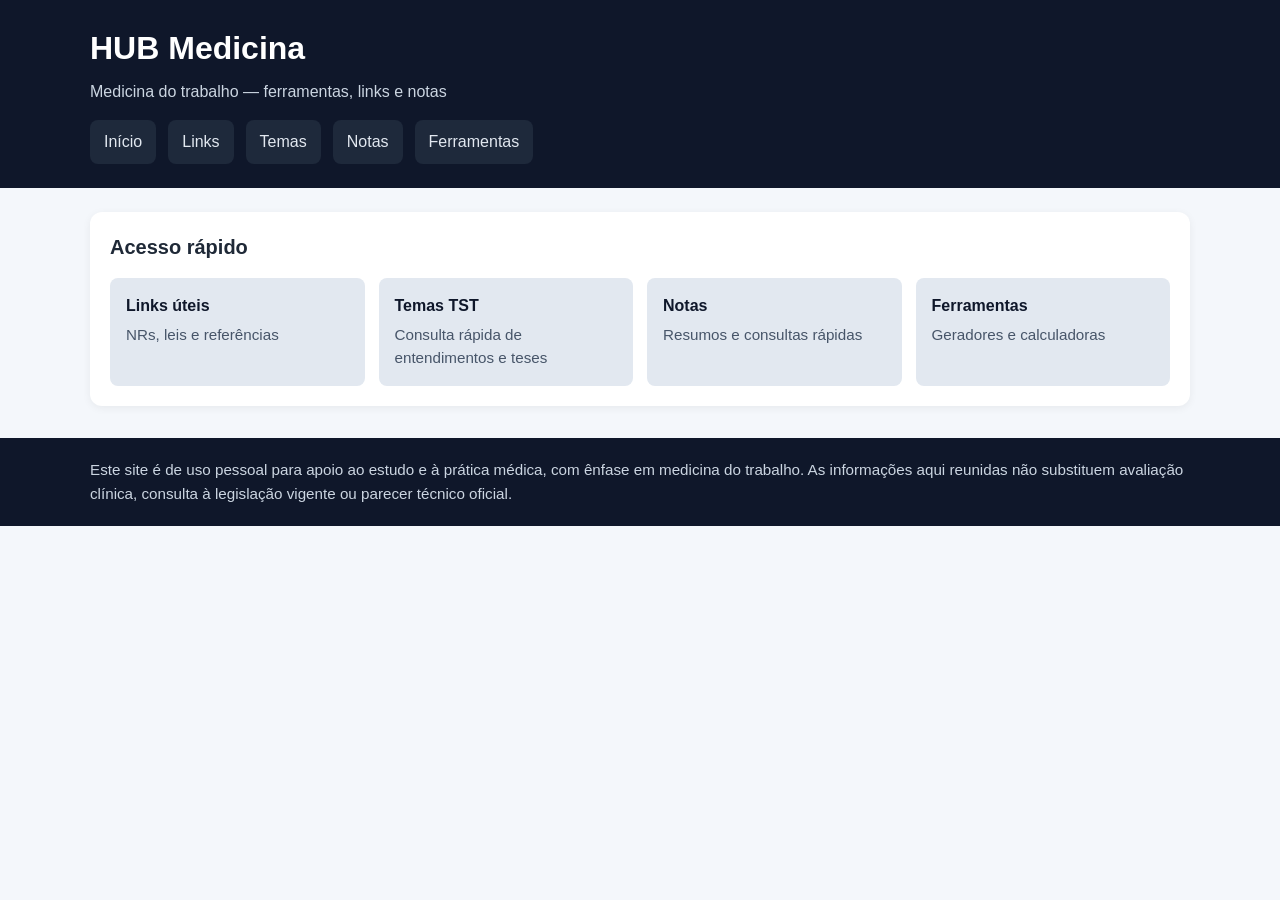
<file: index.html>
<!DOCTYPE html>
<html lang="pt-BR">
<head>
  <meta charset="UTF-8" />
  <meta name="viewport" content="width=device-width, initial-scale=1.0"/>
  <title>HUB Medicina</title>

<link rel="stylesheet" href="/css/style.css" />
</head>
<body>

<header class="topo">
  <div class="container">
    <h1>HUB Medicina</h1>
    <p>Medicina do trabalho — ferramentas, links e notas</p>

<div id="menu-container"></div>

  </div>
</header>

<main class="container">

  <section class="bloco">
    <h2>Acesso rápido</h2>

    <div class="grid-links">
      <a class="card-link" href="pages/links.html">
        <strong>Links úteis</strong>
        <span>NRs, leis e referências</span>
      </a>
      
<a class="card-link" href="/pages/temas.html">
  <strong>Temas TST</strong>
  <span>Consulta rápida de entendimentos e teses</span>
</a>

      <a class="card-link" href="pages/notas.html">
        <strong>Notas</strong>
        <span>Resumos e consultas rápidas</span>
      </a>

      <a class="card-link" href="pages/ferramentas.html">
        <strong>Ferramentas</strong>
        <span>Geradores e calculadoras</span>
      </a>
    </div>
  </section>

</main>
<div id="footer-container"></div>
<script src="/js/script.js"></script>
<script src="/js/head.js"></script>
<script>
  carregarHead("Início");
  carregarMenu("pagina-aqui");
  carregarFooter();
</script>
</body>
</html>
</file>
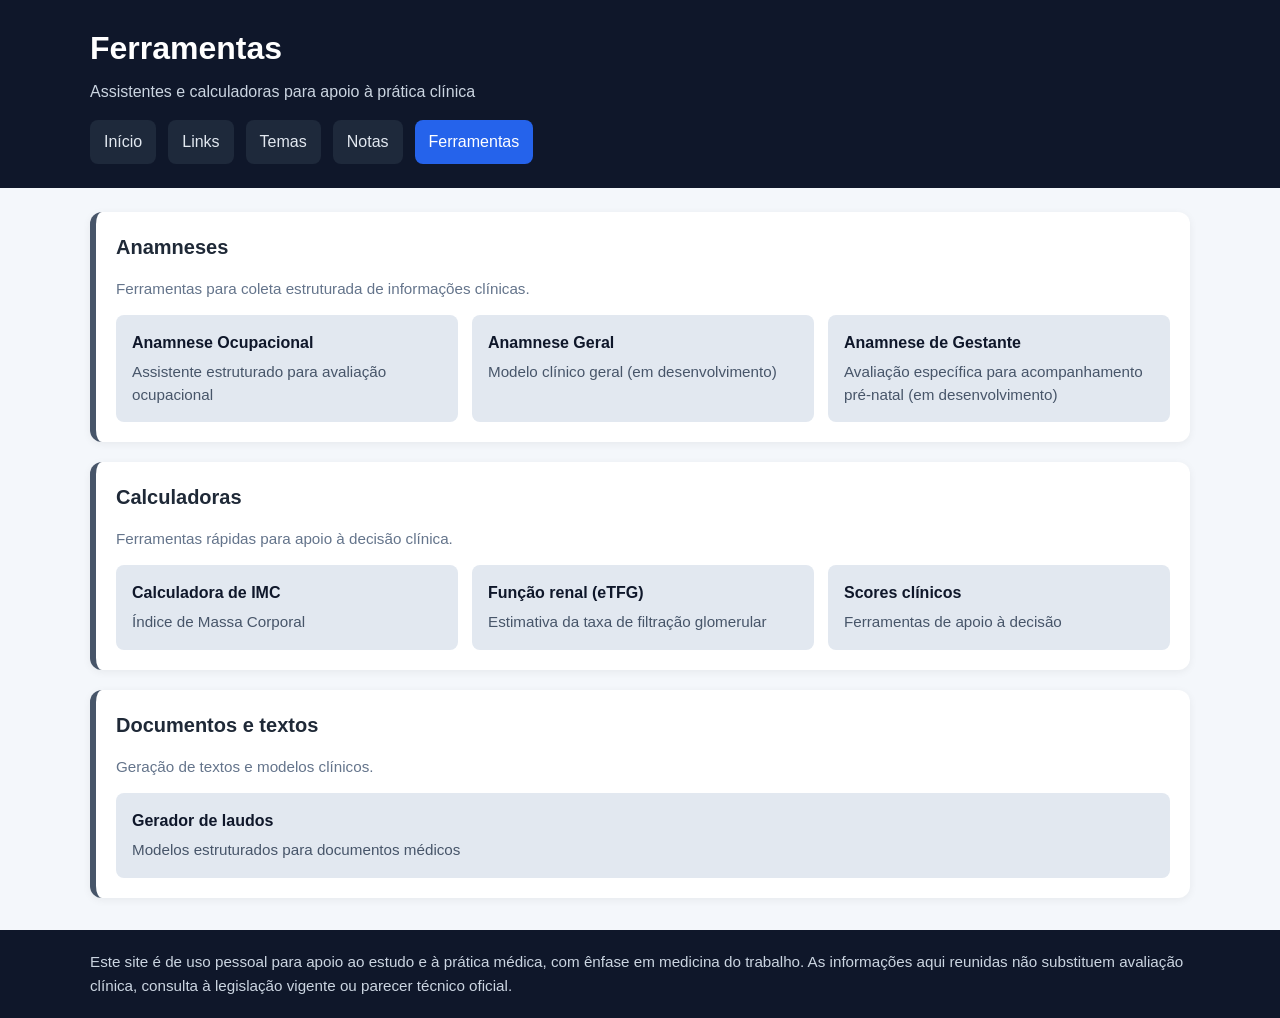
<file: pages/ferramentas.html>
<!DOCTYPE html>
<html lang="pt-BR">
<head>
  <meta charset="UTF-8" />
  <meta name="viewport" content="width=device-width, initial-scale=1.0"/>
  <title>Ferramentas | HUB Medicina</title>
<link rel="stylesheet" href="/css/style.css" />
</head>
<body>

<header class="topo">
  <div class="container">
    <h1>Ferramentas</h1>
    <p>Assistentes e calculadoras para apoio à prática clínica</p>

    <div id="menu-container"></div>
  </div>
</header>

<main class="container">

  <section class="categoria categoria-pessoal">
    <h2>Anamneses</h2>
    <p class="texto-apoio">
      Ferramentas para coleta estruturada de informações clínicas.
    </p>

    <div class="grid-links">

      <a class="card-link" href="/pages/ferramentas/anamnese-ocupacional.html">
        <strong>Anamnese Ocupacional</strong>
        <span>Assistente estruturado para avaliação ocupacional</span>
      </a>

      <a class="card-link" href="/pages/ferramentas/anamnese-geral.html">
        <strong>Anamnese Geral</strong>
        <span>Modelo clínico geral (em desenvolvimento)</span>
      </a>

      <a class="card-link" href="/pages/ferramentas/anamnese-gestante.html">
        <strong>Anamnese de Gestante</strong>
        <span>Avaliação específica para acompanhamento pré-natal (em desenvolvimento)</span>
      </a>

    </div>
  </section>

  <section class="categoria categoria-pessoal">
    <h2>Calculadoras</h2>
    <p class="texto-apoio">
      Ferramentas rápidas para apoio à decisão clínica.
    </p>

    <div class="grid-links">

      <a class="card-link" href="/pages/ferramentas/imc.html">
        <strong>Calculadora de IMC</strong>
        <span>Índice de Massa Corporal</span>
      </a>

      <a class="card-link" href="/pages/ferramentas/funcao-renal.html">
        <strong>Função renal (eTFG)</strong>
        <span>Estimativa da taxa de filtração glomerular</span>
      </a>

      <a class="card-link" href="/pages/ferramentas/scores.html">
        <strong>Scores clínicos</strong>
        <span>Ferramentas de apoio à decisão</span>
      </a>

    </div>
  </section>

  <section class="categoria categoria-pessoal">
    <h2>Documentos e textos</h2>
    <p class="texto-apoio">
      Geração de textos e modelos clínicos.
    </p>

    <div class="grid-links">

      <a class="card-link" href="/pages/ferramentas/laudos.html">
        <strong>Gerador de laudos</strong>
        <span>Modelos estruturados para documentos médicos</span>
      </a>

    </div>
  </section>

</main>

<div id="footer-container"></div>
<script src="/js/script.js"></script>
<script src="/js/head.js"></script>
<script>
carregarHead("Ferramentas ");
  carregarMenu("ferramentas");
  carregarFooter();
</script>

</body>
</html>
</file>
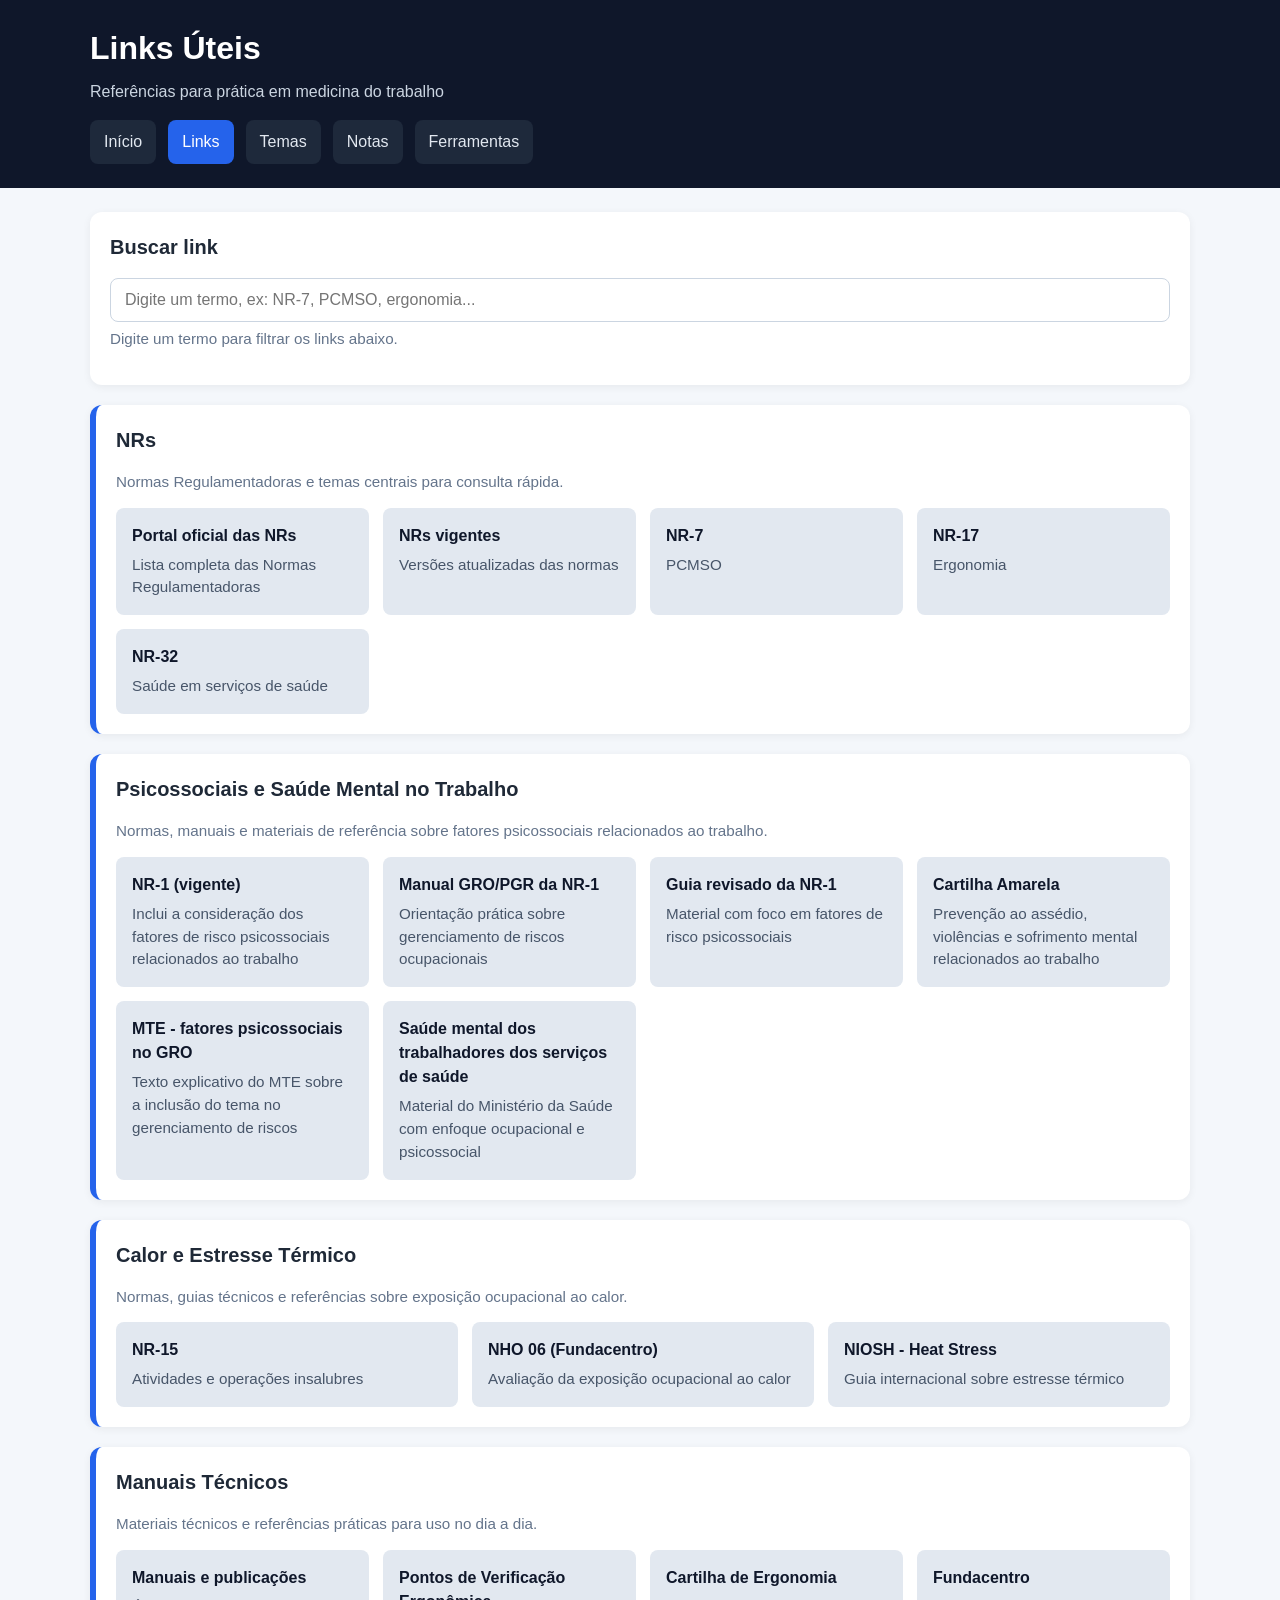
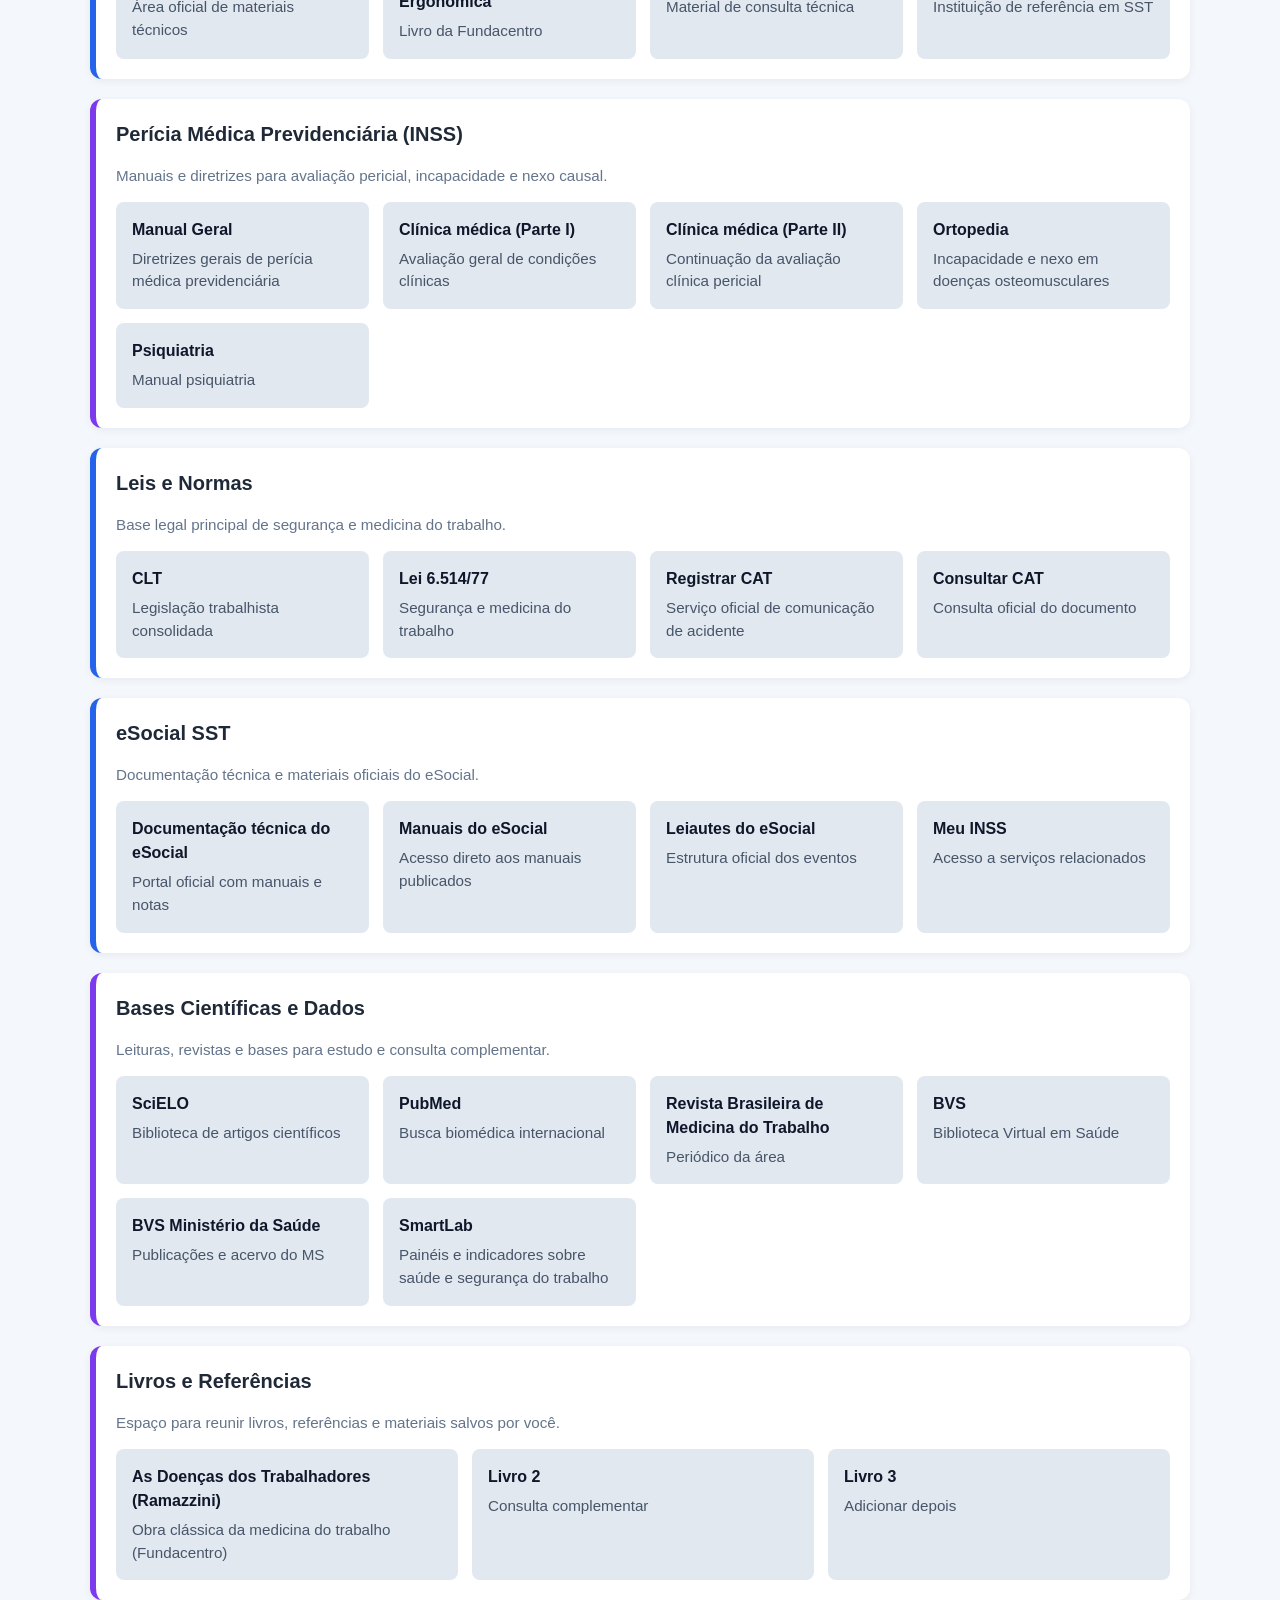
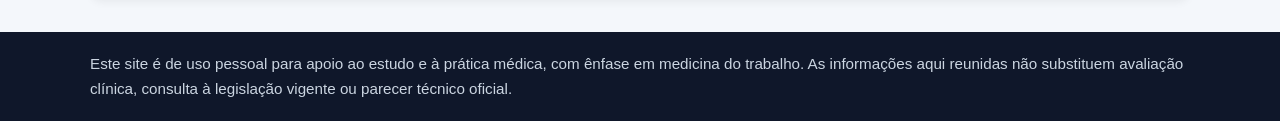
<file: pages/links.html>
<!DOCTYPE html>
<html lang="pt-BR">
<head>
  <meta charset="UTF-8" />
  <meta name="viewport" content="width=device-width, initial-scale=1.0" />
  <title>Links Úteis | HUB Medicina</title>
<link rel="stylesheet" href="/css/style.css" />
</head>
<body>
  <header class="topo">
    <div class="container">
      <h1>Links Úteis</h1>
      <p>Referências para prática em medicina do trabalho</p>

<div id="menu-container"></div>
    </div>
  </header>

  <main class="container">
    <section class="bloco busca-bloco">
      <h2>Buscar link</h2>
      <input
        type="text"
        id="buscaLinks"
        placeholder="Digite um termo, ex: NR-7, PCMSO, ergonomia..."
      />
      <p class="texto-apoio">Digite um termo para filtrar os links abaixo.</p>
    </section>

    <section class="categoria categoria-oficial" data-categoria="nrs">
      <h2>NRs</h2>
      <p class="texto-apoio">Normas Regulamentadoras e temas centrais para consulta rápida.</p>
      <div class="grid-links">
        <a class="card-link" href="https://www.gov.br/trabalho-e-emprego/pt-br/assuntos/inspecao-do-trabalho/seguranca-e-saude-no-trabalho/ctpp-nrs/normas-regulamentadoras-nrs" target="_blank" rel="noopener noreferrer">
          <strong>Portal oficial das NRs</strong>
          <span>Lista completa das Normas Regulamentadoras</span>
        </a>

        <a class="card-link" href="https://www.gov.br/trabalho-e-emprego/pt-br/acesso-a-informacao/participacao-social/conselhos-e-orgaos-colegiados/comissao-tripartite-partitaria-permanente/normas-regulamentadora/normas-regulamentadoras-vigentes" target="_blank" rel="noopener noreferrer">
          <strong>NRs vigentes</strong>
          <span>Versões atualizadas das normas</span>
        </a>

        <a class="card-link" href="https://www.gov.br/trabalho-e-emprego/pt-br/acesso-a-informacao/participacao-social/conselhos-e-orgaos-colegiados/comissao-tripartite-partitaria-permanente/normas-regulamentadora/normas-regulamentadoras-vigentes/norma-regulamentadora-no-7-nr-7" target="_blank" rel="noopener noreferrer">
          <strong>NR-7</strong>
          <span>PCMSO</span>
        </a>

        <a class="card-link" href="https://www.gov.br/trabalho-e-emprego/pt-br/acesso-a-informacao/participacao-social/conselhos-e-orgaos-colegiados/comissao-tripartite-partitaria-permanente/normas-regulamentadora/normas-regulamentadoras-vigentes" target="_blank" rel="noopener noreferrer">
          <strong>NR-17</strong>
          <span>Ergonomia</span>
        </a>

        <a class="card-link" href="https://www.gov.br/trabalho-e-emprego/pt-br/acesso-a-informacao/participacao-social/conselhos-e-orgaos-colegiados/comissao-tripartite-partitaria-permanente/arquivos/normas-regulamentadoras/nr-32-atualizada-2022-2.pdf" target="_blank" rel="noopener noreferrer">
          <strong>NR-32</strong>
          <span>Saúde em serviços de saúde</span>
        </a>
      </div>
    </section>

    <section class="categoria categoria-oficial" data-categoria="psicossociais">
  <h2>Psicossociais e Saúde Mental no Trabalho</h2>
  <p class="texto-apoio">
    Normas, manuais e materiais de referência sobre fatores psicossociais relacionados ao trabalho.
  </p>

  <div class="grid-links">
    <a class="card-link" href="https://www.gov.br/trabalho-e-emprego/pt-br/acesso-a-informacao/participacao-social/conselhos-e-orgaos-colegiados/comissao-tripartite-partitaria-permanente/normas-regulamentadora/normas-regulamentadoras-vigentes/nr-01-atualizada-2025-i-1.pdf" target="_blank" rel="noopener noreferrer">
      <strong>NR-1 (vigente)</strong>
      <span>Inclui a consideração dos fatores de risco psicossociais relacionados ao trabalho</span>
    </a>

    <a class="card-link" href="https://www.gov.br/trabalho-e-emprego/pt-br/assuntos/inspecao-do-trabalho/manuais-e-publicacoes/manual_gro_pgr_da_nr_1.pdf/" target="_blank" rel="noopener noreferrer">
      <strong>Manual GRO/PGR da NR-1</strong>
      <span>Orientação prática sobre gerenciamento de riscos ocupacionais</span>
    </a>

    <a class="card-link" href="https://www.gov.br/trabalho-e-emprego/pt-br/acesso-a-informacao/participacao-social/conselhos-e-orgaos-colegiados/comissao-tripartite-partitaria-permanente/normas-regulamentadora/normas-regulamentadoras-vigentes/guia-nr-01-revisado.pdf" target="_blank" rel="noopener noreferrer">
      <strong>Guia revisado da NR-1</strong>
      <span>Material com foco em fatores de risco psicossociais</span>
    </a>

    <a class="card-link" href="https://www.gov.br/trabalho-e-emprego/pt-br/assuntos/inspecao-do-trabalho/manuais-e-publicacoes/cartilha-amarela-n.pdf" target="_blank" rel="noopener noreferrer">
      <strong>Cartilha Amarela</strong>
      <span>Prevenção ao assédio, violências e sofrimento mental relacionados ao trabalho</span>
    </a>

    <a class="card-link" href="https://www.gov.br/trabalho-e-emprego/pt-br/noticias-e-conteudo/2025/abril/inclusao-de-fatores-de-risco-psicossociais-no-gro-comeca-em-carater-educativo-a-partir-de-maio" target="_blank" rel="noopener noreferrer">
      <strong>MTE - fatores psicossociais no GRO</strong>
      <span>Texto explicativo do MTE sobre a inclusão do tema no gerenciamento de riscos</span>
    </a>

    <a class="card-link" href="https://www.gov.br/saude/pt-br/centrais-de-conteudo/publicacoes/svsa/saude-do-trabalhador/saude-mental-dos-trabalhadores-dos-servicos-de-saude" target="_blank" rel="noopener noreferrer">
      <strong>Saúde mental dos trabalhadores dos serviços de saúde</strong>
      <span>Material do Ministério da Saúde com enfoque ocupacional e psicossocial</span>
    </a>
  </div>
</section>

    <section class="categoria categoria-oficial" data-categoria="calor">
  <h2>Calor e Estresse Térmico</h2>
  <p class="texto-apoio">
    Normas, guias técnicos e referências sobre exposição ocupacional ao calor.
  </p>

  <div class="grid-links">

    <a class="card-link" href="https://www.gov.br/trabalho-e-emprego/pt-br/acesso-a-informacao/participacao-social/conselhos-e-orgaos-colegiados/comissao-tripartite-partitaria-permanente/normas-regulamentadora/normas-regulamentadoras-vigentes/norma-regulamentadora-no-15-nr-15" target="_blank" rel="noopener noreferrer">
      <strong>NR-15</strong>
      <span>Atividades e operações insalubres</span>
    </a>

    <a class="card-link" href="https://apisobrecarga.fundacentro.gov.br/doc/NHO06.pdf" target="_blank" rel="noopener noreferrer">
      <strong>NHO 06 (Fundacentro)</strong>
      <span>Avaliação da exposição ocupacional ao calor</span>
    </a>

    <a class="card-link" href="https://www.cdc.gov/niosh/docs/2016-106/default.html" target="_blank" rel="noopener noreferrer">
      <strong>NIOSH - Heat Stress</strong>
      <span>Guia internacional sobre estresse térmico</span>
    </a>

  </div>
</section>

    <section class="categoria categoria-oficial" data-categoria="manuais">
      <h2>Manuais Técnicos</h2>
      <p class="texto-apoio">Materiais técnicos e referências práticas para uso no dia a dia.</p>
      <div class="grid-links">
        <a class="card-link" href="https://www.gov.br/trabalho-e-emprego/pt-br/assuntos/inspecao-do-trabalho/manuais-e-publicacoes" target="_blank" rel="noopener noreferrer">
          <strong>Manuais e publicações</strong>
          <span>Área oficial de materiais técnicos</span>
        </a>

        <a class="card-link" href="https://www.gov.br/trabalho-e-emprego/pt-br/assuntos/inspecao-do-trabalho/manuais-e-publicacoes/pontos_de_verificacao_ergonomia_livro_da_fundacentro.pdf" target="_blank" rel="noopener noreferrer">
          <strong>Pontos de Verificação Ergonômica</strong>
          <span>Livro da Fundacentro</span>
        </a>

        <a class="card-link" href="https://bvsms.saude.gov.br/bvs/publicacoes/cartilha_ergonomia.pdf" target="_blank" rel="noopener noreferrer">
          <strong>Cartilha de Ergonomia</strong>
          <span>Material de consulta técnica</span>
        </a>

        <a class="card-link" href="https://www.gov.br/fundacentro/pt-br" target="_blank" rel="noopener noreferrer">
          <strong>Fundacentro</strong>
          <span>Instituição de referência em SST</span>
        </a>
      </div>
    </section>

<section class="categoria categoria-estudo">
  <h2>Perícia Médica Previdenciária (INSS)</h2>
  <p class="texto-apoio">
    Manuais e diretrizes para avaliação pericial, incapacidade e nexo causal.
  </p>

  <div class="grid-links">

    <a class="card-link" href="https://www.ampid.org.br/v1/wp-content/uploads/2018/06/ManualT%C3%A9cnicoPer%C3%ADciaM%C3%A9dicaPrevidenci%C3%A1ria_alterado637.pdf" target="_blank" rel="noopener noreferrer">
      <strong>Manual Geral</strong>
      <span>Diretrizes gerais de perícia médica previdenciária</span>
    </a>

    <a class="card-link" href="https://pt.scribd.com/document/241351081/DIRETRIZES-DE-APOIO-A-DECISaO-MEDICO-PERICIAL-INSS-CLINICA-MEDICA-PARTE-I-1-pdf" target="_blank" rel="noopener noreferrer">
      <strong>Clínica médica (Parte I)</strong>
      <span>Avaliação geral de condições clínicas</span>
    </a>

    <a class="card-link" href="https://www.alexandretriches.com.br/wp-content/uploads/2017/11/PAP_Manual-de-procedimento-de-perícia-médica-parte-III.pdf" target="_blank" rel="noopener noreferrer">
      <strong>Clínica médica (Parte II)</strong>
      <span>Continuação da avaliação clínica pericial</span>
    </a>

    <a class="card-link" href="https://pt.scribd.com/document/254805154/Diretrizes-de-Apoio-a-Decisao-Medico-pericial-Em-Ortopedia-e-TraumatologiaA" target="_blank" rel="noopener noreferrer">
      <strong>Ortopedia</strong>
      <span>Incapacidade e nexo em doenças osteomusculares</span>
    </a>

    <!-- ⚠️ ajuste importante aqui -->
    <a class="card-link" href="https://pt.scribd.com/document/241351081/DIRETRIZES-DE-APOIO-A-DECISaO-MEDICO-PERICIAL-INSS-CLINICA-MEDICA-PARTE-I-1-pdf" target="_blank" rel="noopener noreferrer">
      <strong>Psiquiatria</strong>
      <span>Manual psiquiatria</span>
    </a>

  </div>
</section>

    <section class="categoria categoria-oficial" data-categoria="leis">
      <h2>Leis e Normas</h2>
      <p class="texto-apoio">Base legal principal de segurança e medicina do trabalho.</p>
      <div class="grid-links">
        <a class="card-link" href="https://www.planalto.gov.br/ccivil_03/decreto-lei/Del5452compilado.htm" target="_blank" rel="noopener noreferrer">
          <strong>CLT</strong>
          <span>Legislação trabalhista consolidada</span>
        </a>

        <a class="card-link" href="https://www.planalto.gov.br/ccivil_03/leis/l6514.htm" target="_blank" rel="noopener noreferrer">
          <strong>Lei 6.514/77</strong>
          <span>Segurança e medicina do trabalho</span>
        </a>

        <a class="card-link" href="https://www.gov.br/pt-br/servicos/registrar-comunicacao-de-acidente-de-trabalho-cat" target="_blank" rel="noopener noreferrer">
          <strong>Registrar CAT</strong>
          <span>Serviço oficial de comunicação de acidente</span>
        </a>

        <a class="card-link" href="https://www.gov.br/pt-br/servicos/consultar-comunicacao-de-acidente-de-trabalho-cat" target="_blank" rel="noopener noreferrer">
          <strong>Consultar CAT</strong>
          <span>Consulta oficial do documento</span>
        </a>
      </div>
    </section>

    <section class="categoria categoria-oficial" data-categoria="esocial">
      <h2>eSocial SST</h2>
      <p class="texto-apoio">Documentação técnica e materiais oficiais do eSocial.</p>
      <div class="grid-links">
        <a class="card-link" href="https://www.gov.br/esocial/pt-br/documentacao-tecnica" target="_blank" rel="noopener noreferrer">
          <strong>Documentação técnica do eSocial</strong>
          <span>Portal oficial com manuais e notas</span>
        </a>

        <a class="card-link" href="https://www.gov.br/esocial/pt-br/documentacao-tecnica/manuais" target="_blank" rel="noopener noreferrer">
          <strong>Manuais do eSocial</strong>
          <span>Acesso direto aos manuais publicados</span>
        </a>

        <a class="card-link" href="https://www.gov.br/esocial/pt-br/documentacao-tecnica/leiautes-esocial-versao-1-3-nt-04-2025/index.html" target="_blank" rel="noopener noreferrer">
          <strong>Leiautes do eSocial</strong>
          <span>Estrutura oficial dos eventos</span>
        </a>

        <a class="card-link" href="https://meu.inss.gov.br/" target="_blank" rel="noopener noreferrer">
          <strong>Meu INSS</strong>
          <span>Acesso a serviços relacionados</span>
        </a>
      </div>
    </section>

    <section class="categoria categoria-estudo" data-categoria="artigos">
      <h2>Bases Científicas e Dados</h2>
      <p class="texto-apoio">Leituras, revistas e bases para estudo e consulta complementar.</p>
      <div class="grid-links">
        <a class="card-link" href="https://www.scielo.br/" target="_blank" rel="noopener noreferrer">
          <strong>SciELO</strong>
          <span>Biblioteca de artigos científicos</span>
        </a>

        <a class="card-link" href="https://pubmed.ncbi.nlm.nih.gov/" target="_blank" rel="noopener noreferrer">
          <strong>PubMed</strong>
          <span>Busca biomédica internacional</span>
        </a>

        <a class="card-link" href="https://www.rbmt.org.br/" target="_blank" rel="noopener noreferrer">
          <strong>Revista Brasileira de Medicina do Trabalho</strong>
          <span>Periódico da área</span>
        </a>

        <a class="card-link" href="https://bvsalud.org/" target="_blank" rel="noopener noreferrer">
          <strong>BVS</strong>
          <span>Biblioteca Virtual em Saúde</span>
        </a>

        <a class="card-link" href="https://bvsms.saude.gov.br/" target="_blank" rel="noopener noreferrer">
          <strong>BVS Ministério da Saúde</strong>
          <span>Publicações e acervo do MS</span>
        </a>

                <a class="card-link" href="https://smartlabbr.org/" target="_blank" rel="noopener noreferrer">
          <strong>SmartLab</strong>
          <span>Painéis e indicadores sobre saúde e segurança do trabalho</span>
        </a>
      </div>
    </section>

    <section class="categoria categoria-estudo" data-categoria="livros">
      <h2>Livros e Referências</h2>
      <p class="texto-apoio">Espaço para reunir livros, referências e materiais salvos por você.</p>
      <div class="grid-links">
<a class="card-link" href="https://fundacentro.primo.exlibrisgroup.com/discovery/delivery/55FJD_INST:Baseline/128797620009501" target="_blank" rel="noopener noreferrer">
  <strong>As Doenças dos Trabalhadores (Ramazzini)</strong>
  <span>Obra clássica da medicina do trabalho (Fundacentro)</span>
</a>

        <a class="card-link" href="#" target="_blank" rel="noopener noreferrer">
          <strong>Livro 2</strong>
          <span>Consulta complementar</span>
        </a>

        <a class="card-link" href="#" target="_blank" rel="noopener noreferrer">
          <strong>Livro 3</strong>
          <span>Adicionar depois</span>
        </a>
      </div>
    </section>
  </main>
  <div id="footer-container"></div>
<script src="/js/script.js"></script>
<script src="/js/head.js"></script>
<script>
carregarHead("Links Úteis");
  carregarMenu("links");
  carregarFooter();
</script>
</body>
</html>
</file>
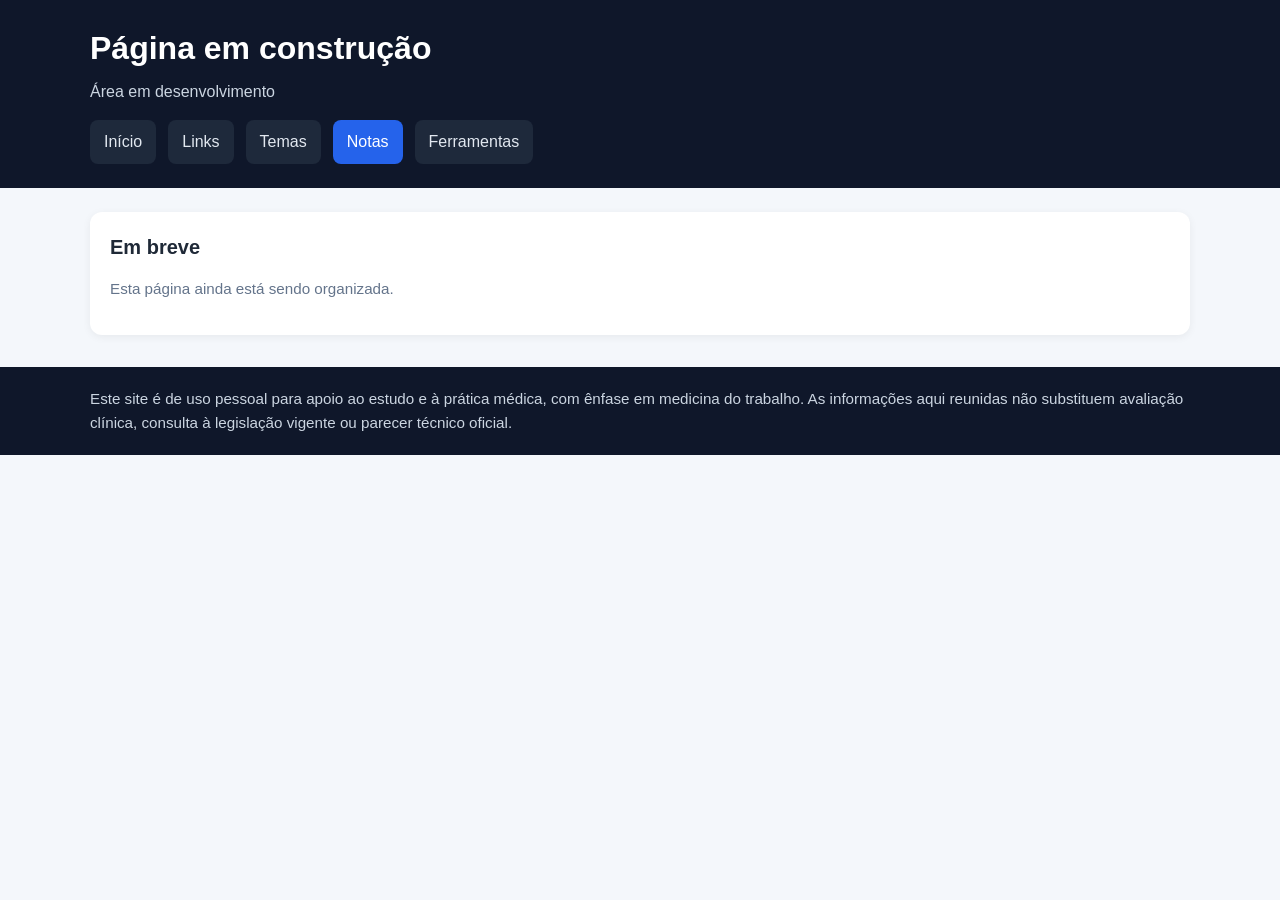
<file: pages/notas.html>
<!DOCTYPE html>
<html lang="pt-BR">
<head>
  <meta charset="UTF-8" />
  <meta name="viewport" content="width=device-width, initial-scale=1.0" />
  <title>Página em construção | Hub Medicina</title>
  <link rel="stylesheet" href="/css/style.css" />
</head>
<body>

<header class="topo">
  <div class="container">
    <h1>Página em construção</h1>
    <p>Área em desenvolvimento</p>
    <div id="menu-container"></div>
  </div>
</header>

<main class="container">
  <section class="bloco">
    <h2>Em breve</h2>
    <p class="texto-apoio">
      Esta página ainda está sendo organizada.
    </p>
  </section>
</main>

<div id="footer-container"></div>

<script src="/js/script.js"></script>
<script src="/js/head.js"></script>
<script>
  carregarHead("Em construção");
  carregarMenu("notas");
  carregarFooter();
</script>

</body>
</html>
</file>
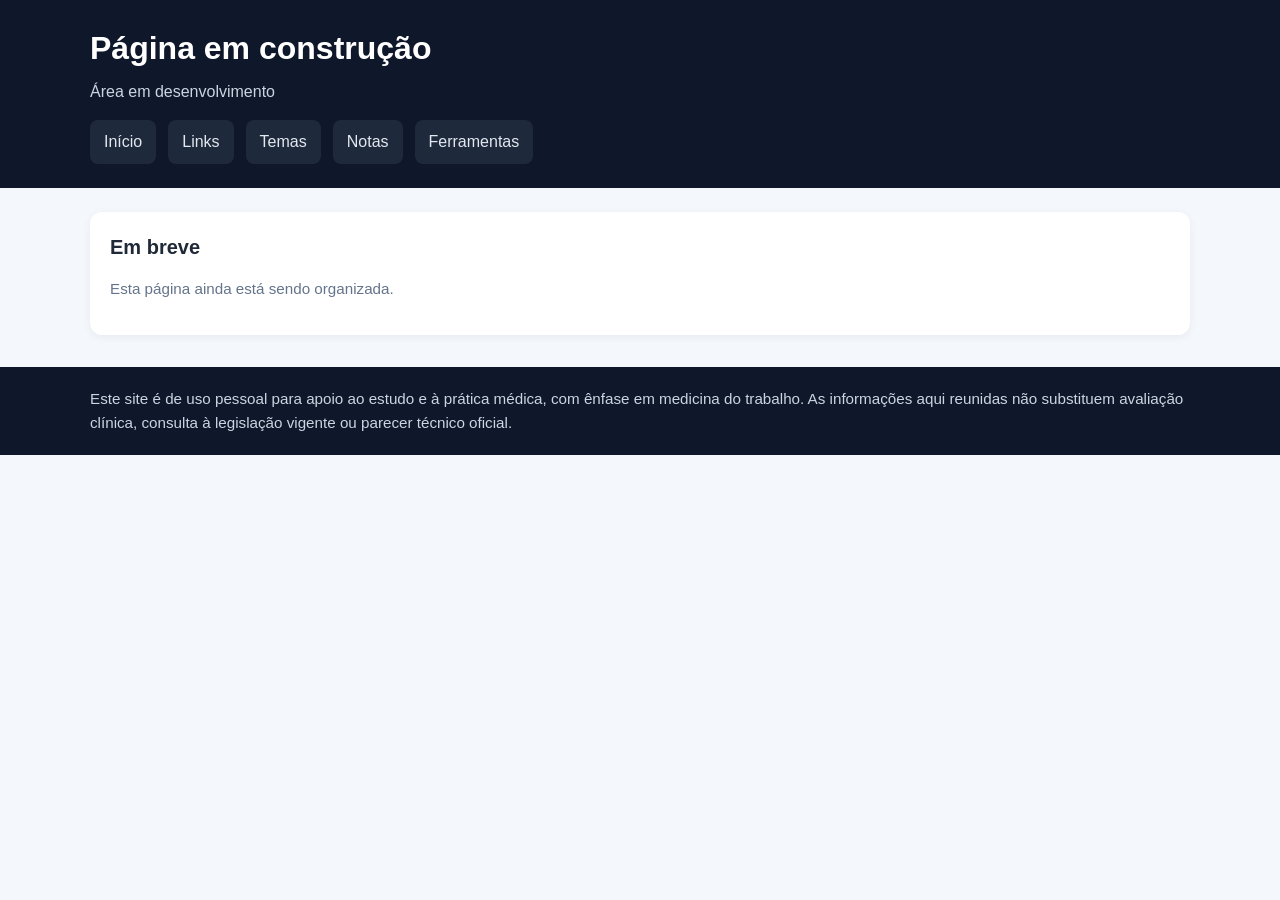
<file: pages/paginatemporaria.html>
<!DOCTYPE html>
<html lang="pt-BR">
<head>
  <meta charset="UTF-8" />
  <meta name="viewport" content="width=device-width, initial-scale=1.0" />
  <title>Página em construção | Hub Medicina</title>
  <link rel="stylesheet" href="/css/style.css" />
</head>
<body>

<header class="topo">
  <div class="container">
    <h1>Página em construção</h1>
    <p>Área em desenvolvimento</p>
    <div id="menu-container"></div>
  </div>
</header>

<main class="container">
  <section class="bloco">
    <h2>Em breve</h2>
    <p class="texto-apoio">
      Esta página ainda está sendo organizada.
    </p>
  </section>
</main>

<div id="footer-container"></div>

<script src="/js/script.js"></script>
<script src="/js/head.js"></script>
<script>
  carregarHead("Em construção");
  carregarMenu("");
  carregarFooter();
</script>

</body>
</html>
</file>
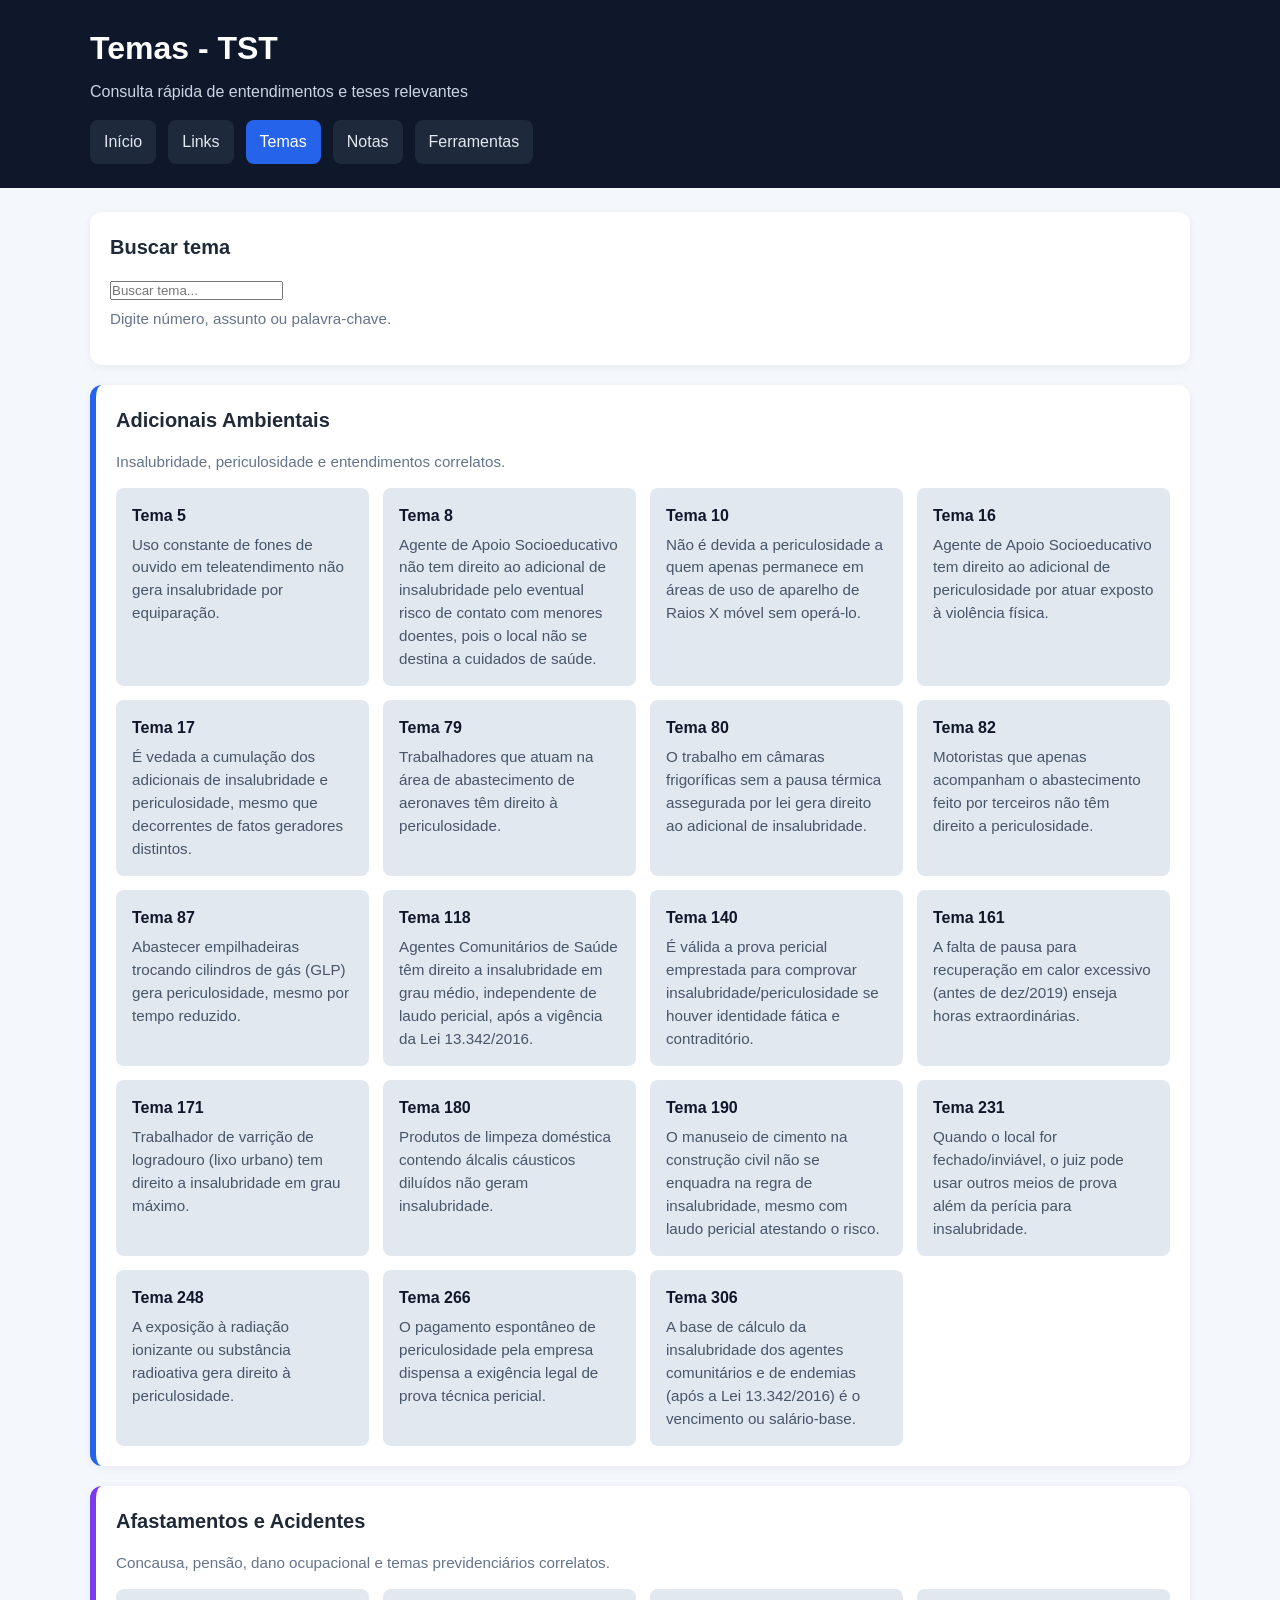
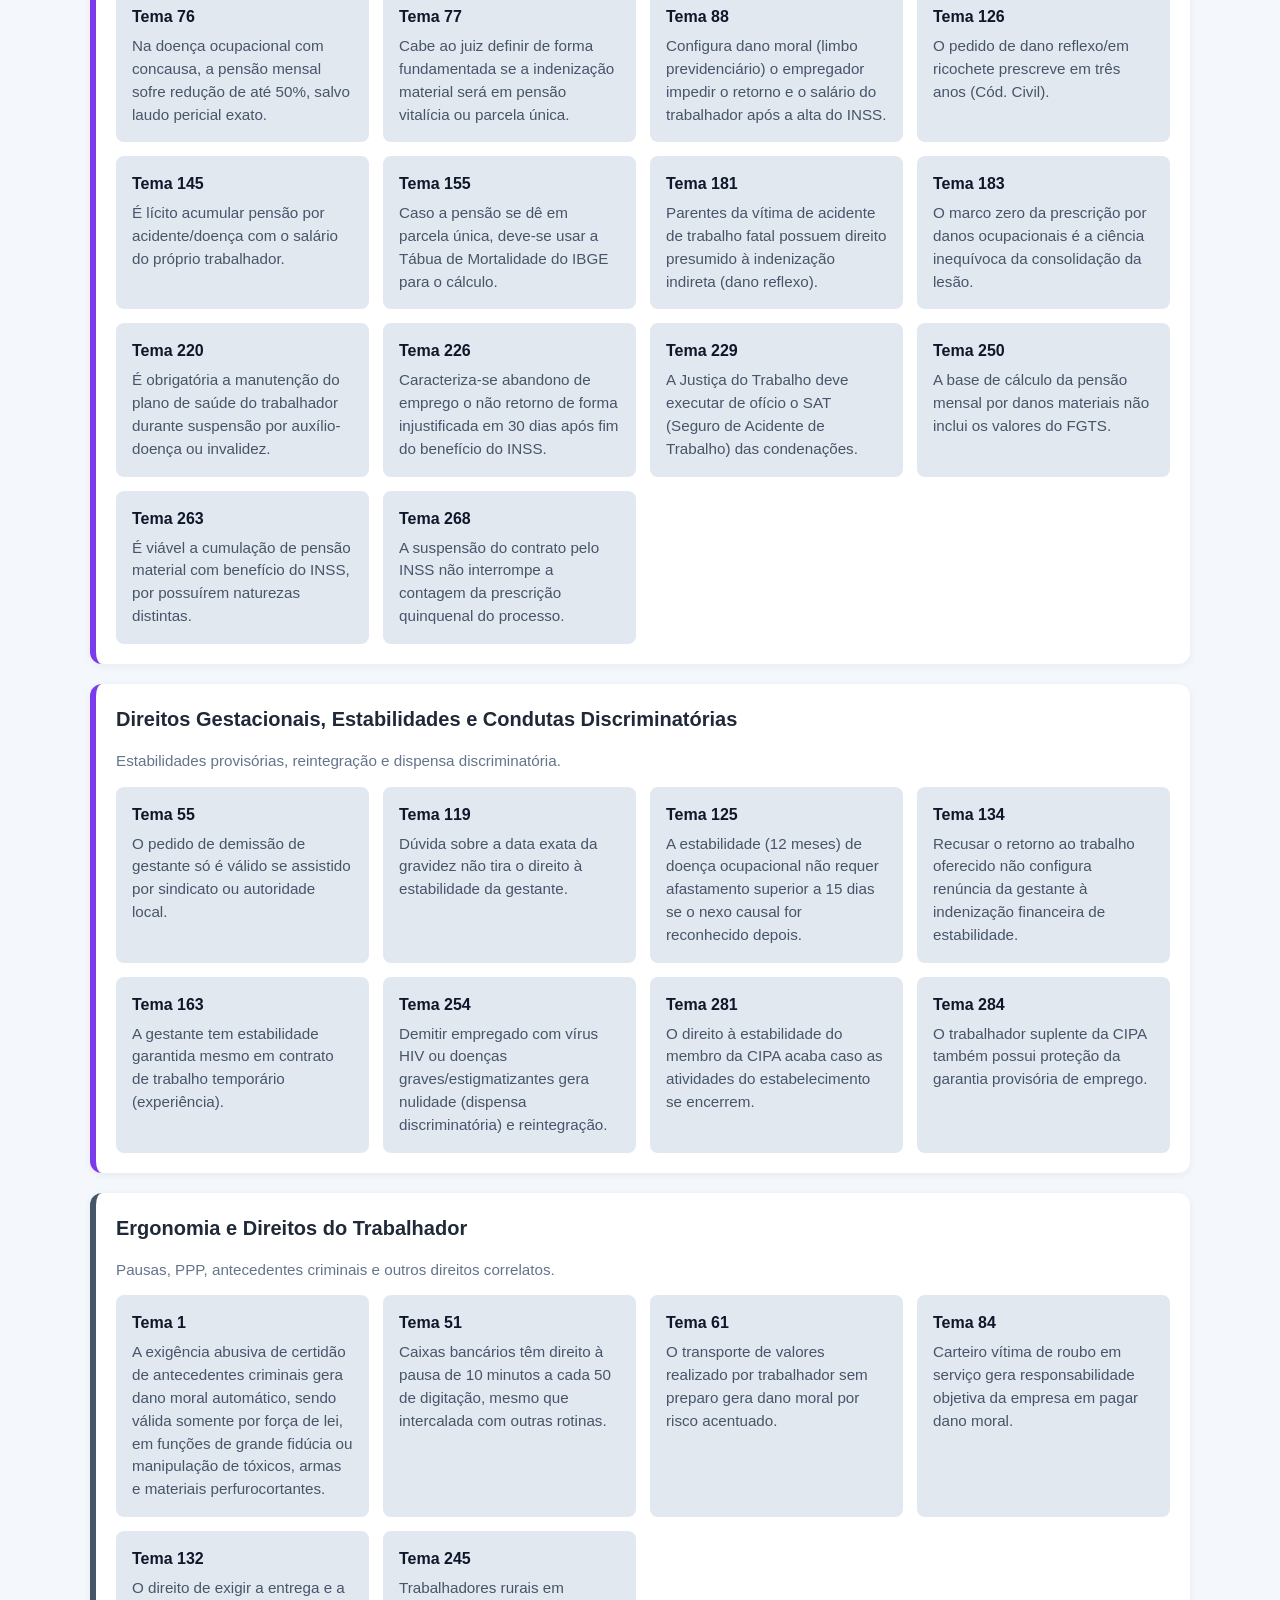
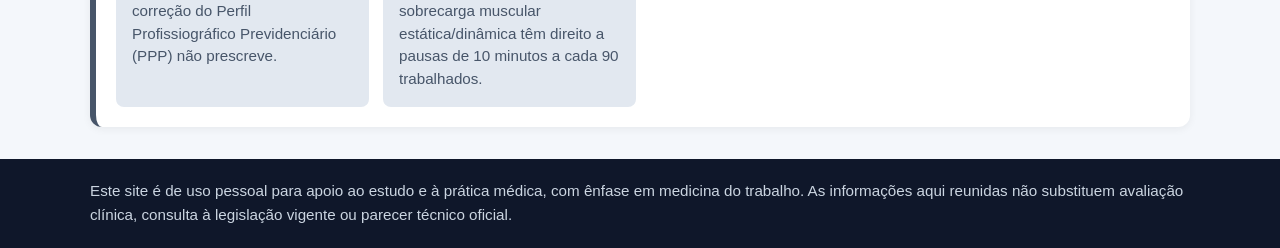
<file: pages/temas.html>
<!--
  ESTA PÁGINA NÃO TEM CARDS MANUAIS.
  OS TEMAS SÃO GERADOS VIA JS:
  - dados: /js/temas.js
  - lógica: /js/script.js
-->
<!DOCTYPE html>
<html lang="pt-BR">
<head>
  <meta charset="UTF-8" />
  <meta name="viewport" content="width=device-width, initial-scale=1.0"/>
  <title>Temas | HUB Medicina</title>
<link rel="stylesheet" href="/css/style.css" />
</head>
<body>

<header class="topo">
  <div class="container">
    <h1>Temas - TST</h1>
    <p>Consulta rápida de entendimentos e teses relevantes</p>

 <div id="menu-container"></div>
  </div>
</header>

<main class="container">
<section class="bloco">
  <h2>Buscar tema</h2>
  <input
    type="text"
    id="buscaTemas"
    placeholder="Buscar tema..."
  />
  <p class="texto-apoio">Digite número, assunto ou palavra-chave.</p>
</section>

<div id="temas-container"></div>

</main>
<div id="footer-container"></div>
<script src="/js/temas.js"></script>
<script src="/js/script.js"></script>
<script src="/js/head.js"></script>
<script>
  carregarHead("Temas TST");
  carregarMenu("temas");
  renderizarTemas();
  carregarFooter();
</script>
</body>
</html>
</file>
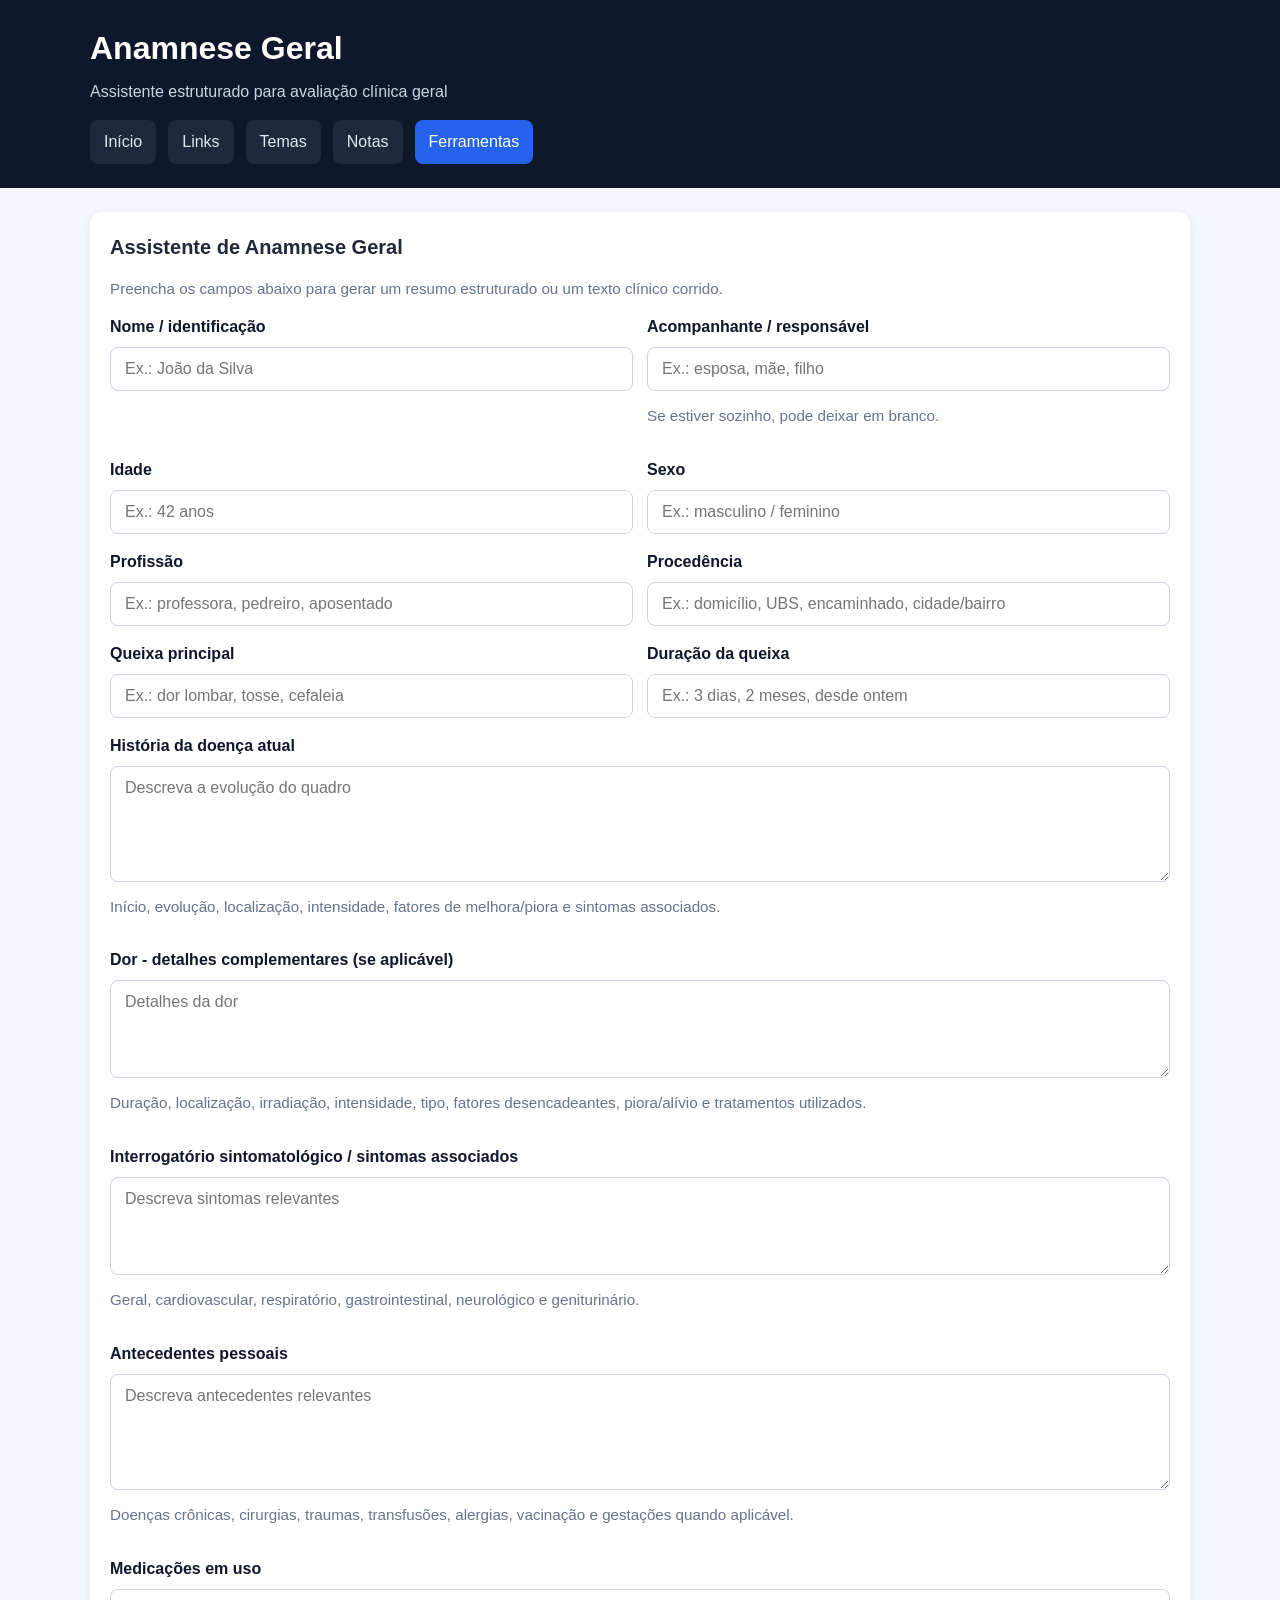
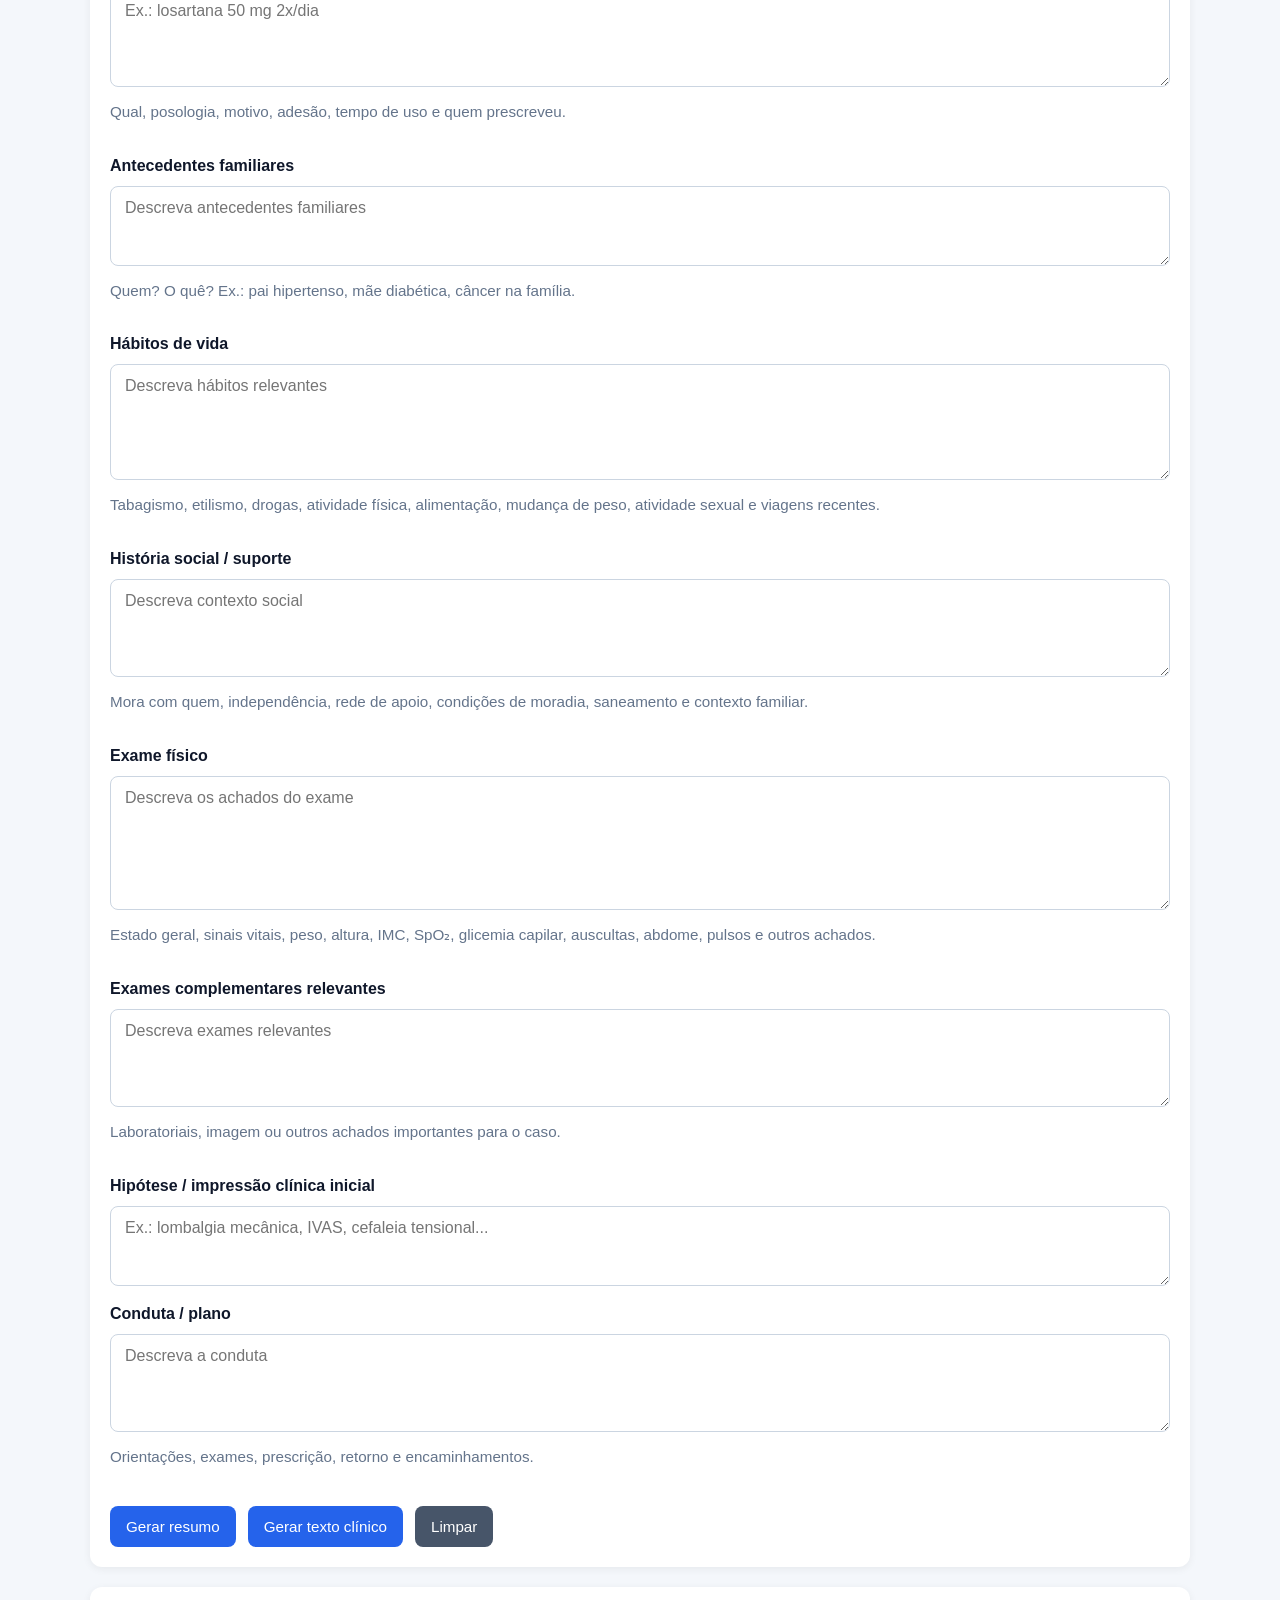
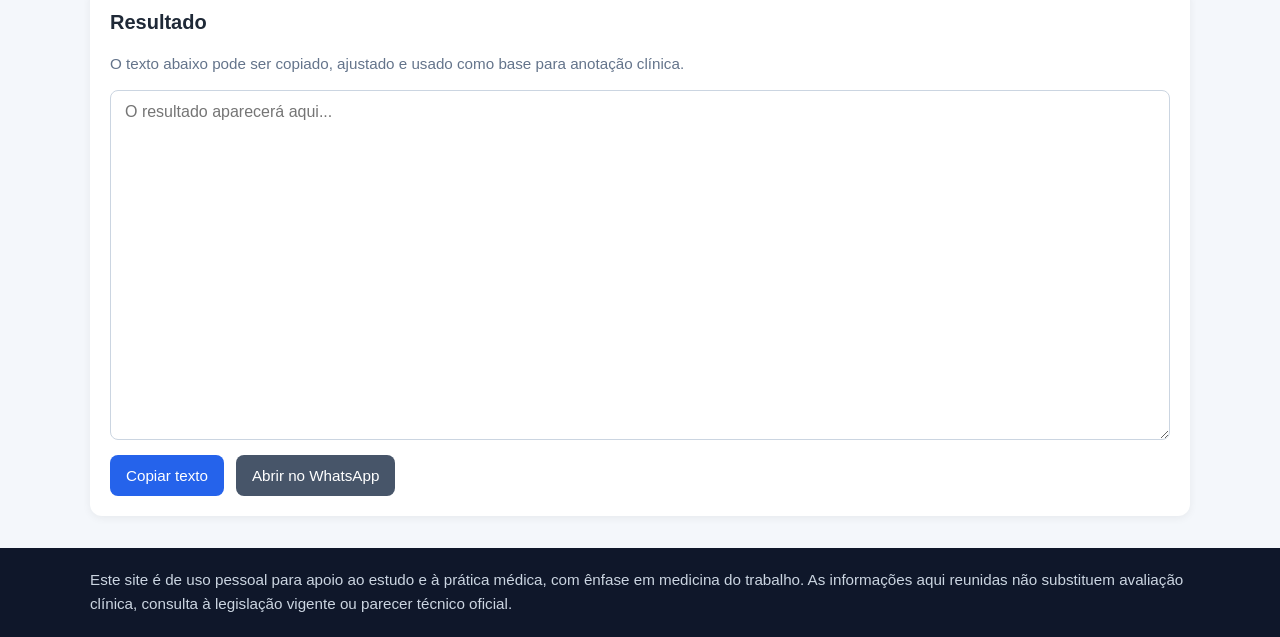
<file: pages/ferramentas/anamnese-geral.html>
<!DOCTYPE html>
<html lang="pt-BR">
<head>
  <meta charset="UTF-8" />
  <meta name="viewport" content="width=device-width, initial-scale=1.0"/>
  <title>Anamnese Geral | HUB Medicina</title>
<link rel="stylesheet" href="/css/style.css" />
</head>
<body>

<header class="topo">
  <div class="container">
    <h1>Anamnese Geral</h1>
    <p>Assistente estruturado para avaliação clínica geral</p>
    <div id="menu-container"></div>
  </div>
</header>

<main class="container">
  <section class="bloco">
    <h2>Assistente de Anamnese Geral</h2>
    <p class="texto-apoio">
      Preencha os campos abaixo para gerar um resumo estruturado ou um texto clínico corrido.
    </p>

    <form id="formAnamneseGeral" class="formulario">
      <div class="grid-2">
        <div class="campo">
          <label for="agNomePaciente">Nome / identificação</label>
          <input type="text" id="agNomePaciente" placeholder="Ex.: João da Silva" />
        </div>

<div class="campo">
  <label for="agAcompanhante">Acompanhante / responsável</label>
  <input type="text" id="agAcompanhante" placeholder="Ex.: esposa, mãe, filho" />
  <p class="texto-apoio">Se estiver sozinho, pode deixar em branco.</p>
</div>
      </div>

      <div class="grid-2">
        <div class="campo">
          <label for="agIdade">Idade</label>
          <input type="text" id="agIdade" placeholder="Ex.: 42 anos" />
        </div>

        <div class="campo">
          <label for="agSexo">Sexo</label>
          <input type="text" id="agSexo" placeholder="Ex.: masculino / feminino" />
        </div>
      </div>

      <div class="grid-2">
        <div class="campo">
          <label for="agProfissao">Profissão</label>
          <input type="text" id="agProfissao" placeholder="Ex.: professora, pedreiro, aposentado" />
        </div>

        <div class="campo">
          <label for="agProcedencia">Procedência</label>
          <input type="text" id="agProcedencia" placeholder="Ex.: domicílio, UBS, encaminhado, cidade/bairro" />
        </div>
      </div>

      <div class="grid-2">
        <div class="campo">
          <label for="agQueixaPrincipal">Queixa principal</label>
          <input type="text" id="agQueixaPrincipal" placeholder="Ex.: dor lombar, tosse, cefaleia" />
        </div>

        <div class="campo">
          <label for="agDuracaoQueixa">Duração da queixa</label>
          <input type="text" id="agDuracaoQueixa" placeholder="Ex.: 3 dias, 2 meses, desde ontem" />
        </div>
      </div>

<div class="campo">
  <label for="agHda">História da doença atual</label>
  <textarea id="agHda" rows="5" placeholder="Descreva a evolução do quadro"></textarea>
  <p class="texto-apoio">Início, evolução, localização, intensidade, fatores de melhora/piora e sintomas associados.</p>
</div>

<div class="campo">
  <label for="agDorDetalhes">Dor - detalhes complementares (se aplicável)</label>
  <textarea id="agDorDetalhes" rows="4" placeholder="Detalhes da dor"></textarea>
  <p class="texto-apoio">Duração, localização, irradiação, intensidade, tipo, fatores desencadeantes, piora/alívio e tratamentos utilizados.</p>
</div>

<div class="campo">
  <label for="agSintomasAssociados">Interrogatório sintomatológico / sintomas associados</label>
  <textarea id="agSintomasAssociados" rows="4" placeholder="Descreva sintomas relevantes"></textarea>
  <p class="texto-apoio">Geral, cardiovascular, respiratório, gastrointestinal, neurológico e geniturinário.</p>
</div>

<div class="campo">
  <label for="agAntecedentes">Antecedentes pessoais</label>
  <textarea id="agAntecedentes" rows="5" placeholder="Descreva antecedentes relevantes"></textarea>
  <p class="texto-apoio">Doenças crônicas, cirurgias, traumas, transfusões, alergias, vacinação e gestações quando aplicável.</p>
</div>

<div class="campo">
  <label for="agMedicacoes">Medicações em uso</label>
  <textarea id="agMedicacoes" rows="4" placeholder="Ex.: losartana 50 mg 2x/dia"></textarea>
  <p class="texto-apoio">Qual, posologia, motivo, adesão, tempo de uso e quem prescreveu.</p>
</div>

<div class="campo">
  <label for="agAntecedentesFamiliares">Antecedentes familiares</label>
  <textarea id="agAntecedentesFamiliares" rows="3" placeholder="Descreva antecedentes familiares"></textarea>
  <p class="texto-apoio">Quem? O quê? Ex.: pai hipertenso, mãe diabética, câncer na família.</p>
</div>

<div class="campo">
  <label for="agHabitosVida">Hábitos de vida</label>
  <textarea id="agHabitosVida" rows="5" placeholder="Descreva hábitos relevantes"></textarea>
  <p class="texto-apoio">Tabagismo, etilismo, drogas, atividade física, alimentação, mudança de peso, atividade sexual e viagens recentes.</p>
</div>

<div class="campo">
  <label for="agHistoriaSocial">História social / suporte</label>
  <textarea id="agHistoriaSocial" rows="4" placeholder="Descreva contexto social"></textarea>
  <p class="texto-apoio">Mora com quem, independência, rede de apoio, condições de moradia, saneamento e contexto familiar.</p>
</div>

<div class="campo">
  <label for="agExameFisico">Exame físico</label>
  <textarea id="agExameFisico" rows="6" placeholder="Descreva os achados do exame"></textarea>
  <p class="texto-apoio">Estado geral, sinais vitais, peso, altura, IMC, SpO₂, glicemia capilar, auscultas, abdome, pulsos e outros achados.</p>
</div>

<div class="campo">
  <label for="agExamesComplementares">Exames complementares relevantes</label>
  <textarea id="agExamesComplementares" rows="4" placeholder="Descreva exames relevantes"></textarea>
  <p class="texto-apoio">Laboratoriais, imagem ou outros achados importantes para o caso.</p>
</div>

      <div class="campo">
        <label for="agHipotese">Hipótese / impressão clínica inicial</label>
        <textarea id="agHipotese" rows="3" placeholder="Ex.: lombalgia mecânica, IVAS, cefaleia tensional..."></textarea>
      </div>

<div class="campo">
  <label for="agConduta">Conduta / plano</label>
  <textarea id="agConduta" rows="4" placeholder="Descreva a conduta"></textarea>
  <p class="texto-apoio">Orientações, exames, prescrição, retorno e encaminhamentos.</p>
</div>

      <div class="acoes-formulario">
        <button type="button" id="btnGerarResumoGeral">Gerar resumo</button>
        <button type="button" id="btnGerarTextoClinicoGeral">Gerar texto clínico</button>
        <button type="button" id="btnLimparAnamneseGeral" class="btn-secundario">Limpar</button>
      </div>
    </form>
  </section>

  <section class="bloco">
    <h2>Resultado</h2>
    <p class="texto-apoio">
      O texto abaixo pode ser copiado, ajustado e usado como base para anotação clínica.
    </p>

    <textarea id="resultadoAnamneseGeral" rows="18" placeholder="O resultado aparecerá aqui..."></textarea>

    <div class="acoes-formulario">
      <button type="button" id="btnCopiarResultadoGeral">Copiar texto</button>
      <button type="button" id="btnWhatsappResultadoGeral" class="btn-secundario">Abrir no WhatsApp</button>
    </div>
  </section>
</main>

<div id="footer-container"></div>

<script src="/js/script.js"></script>
<script src="/js/head.js"></script>
<script>
carregarHead("Anamnese Geral");
  carregarMenu("ferramentas");
  carregarFooter();
</script>

</body>
</html>
</file>
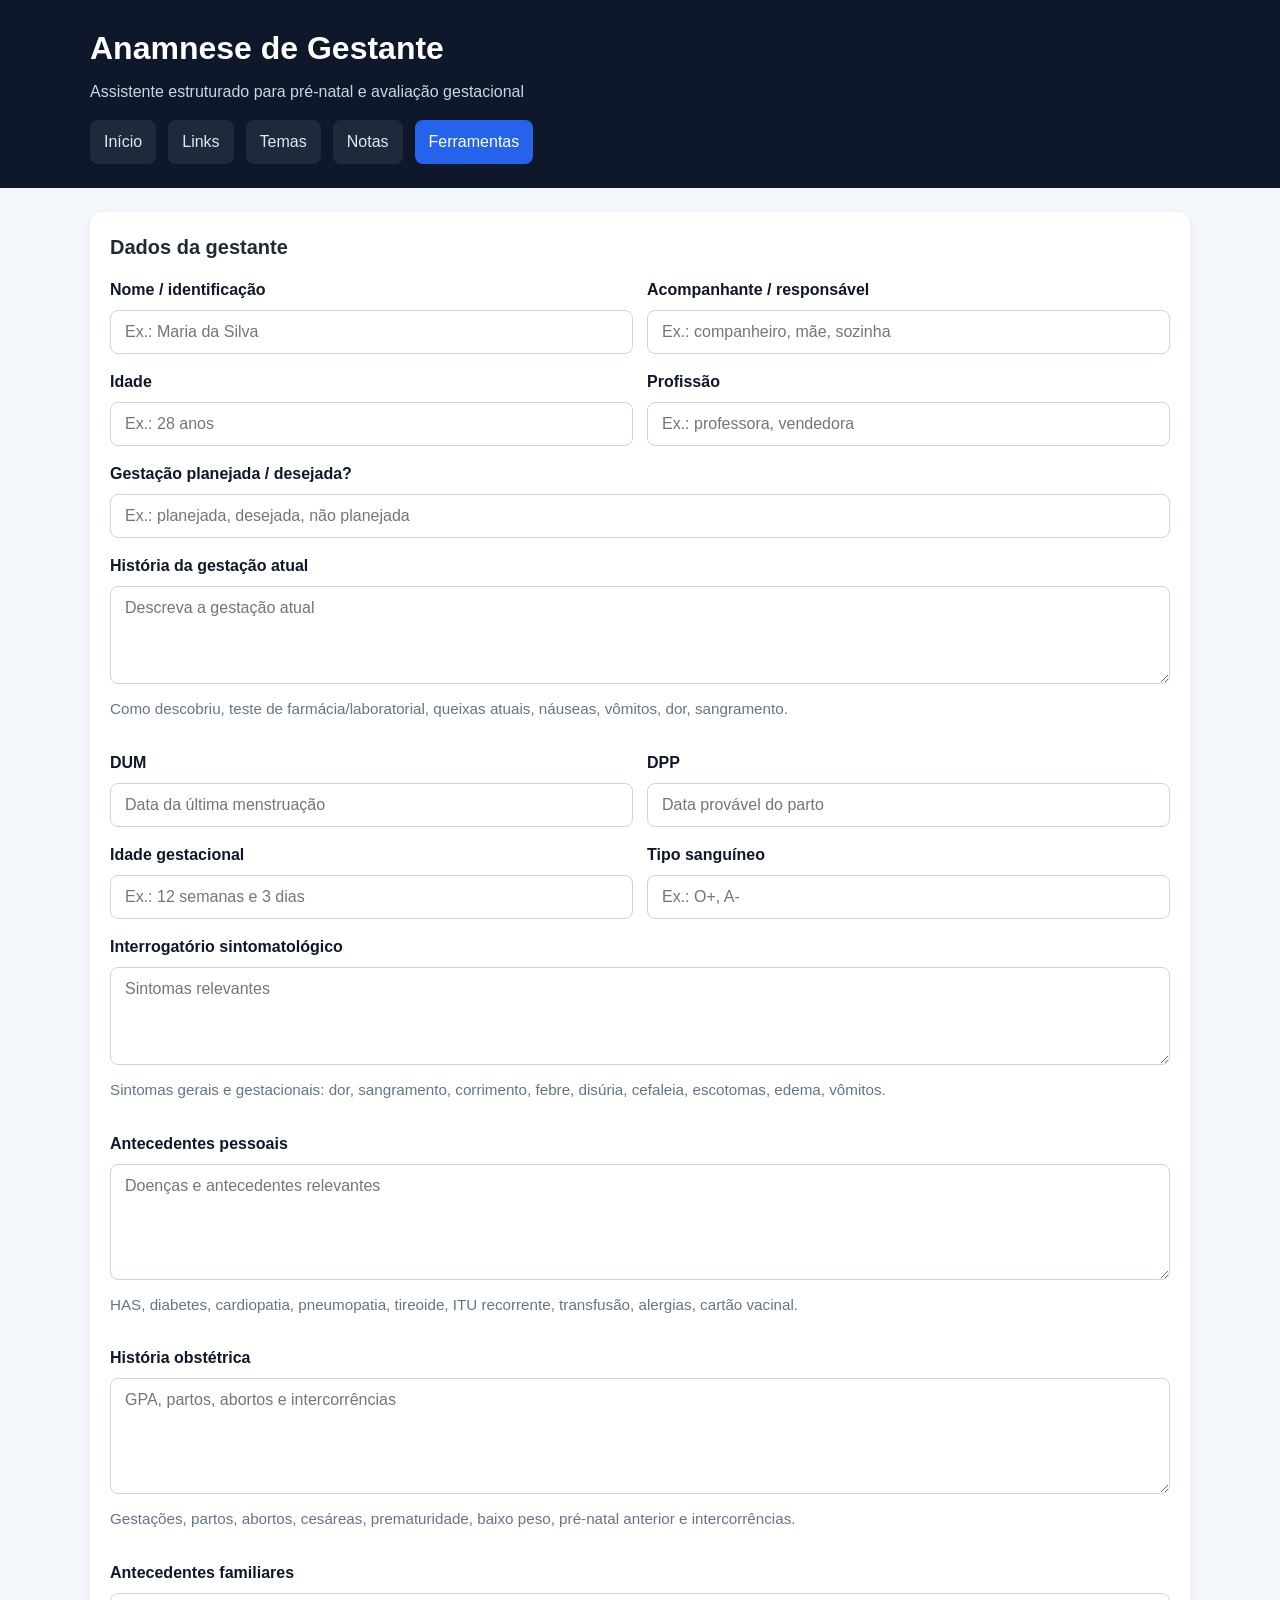
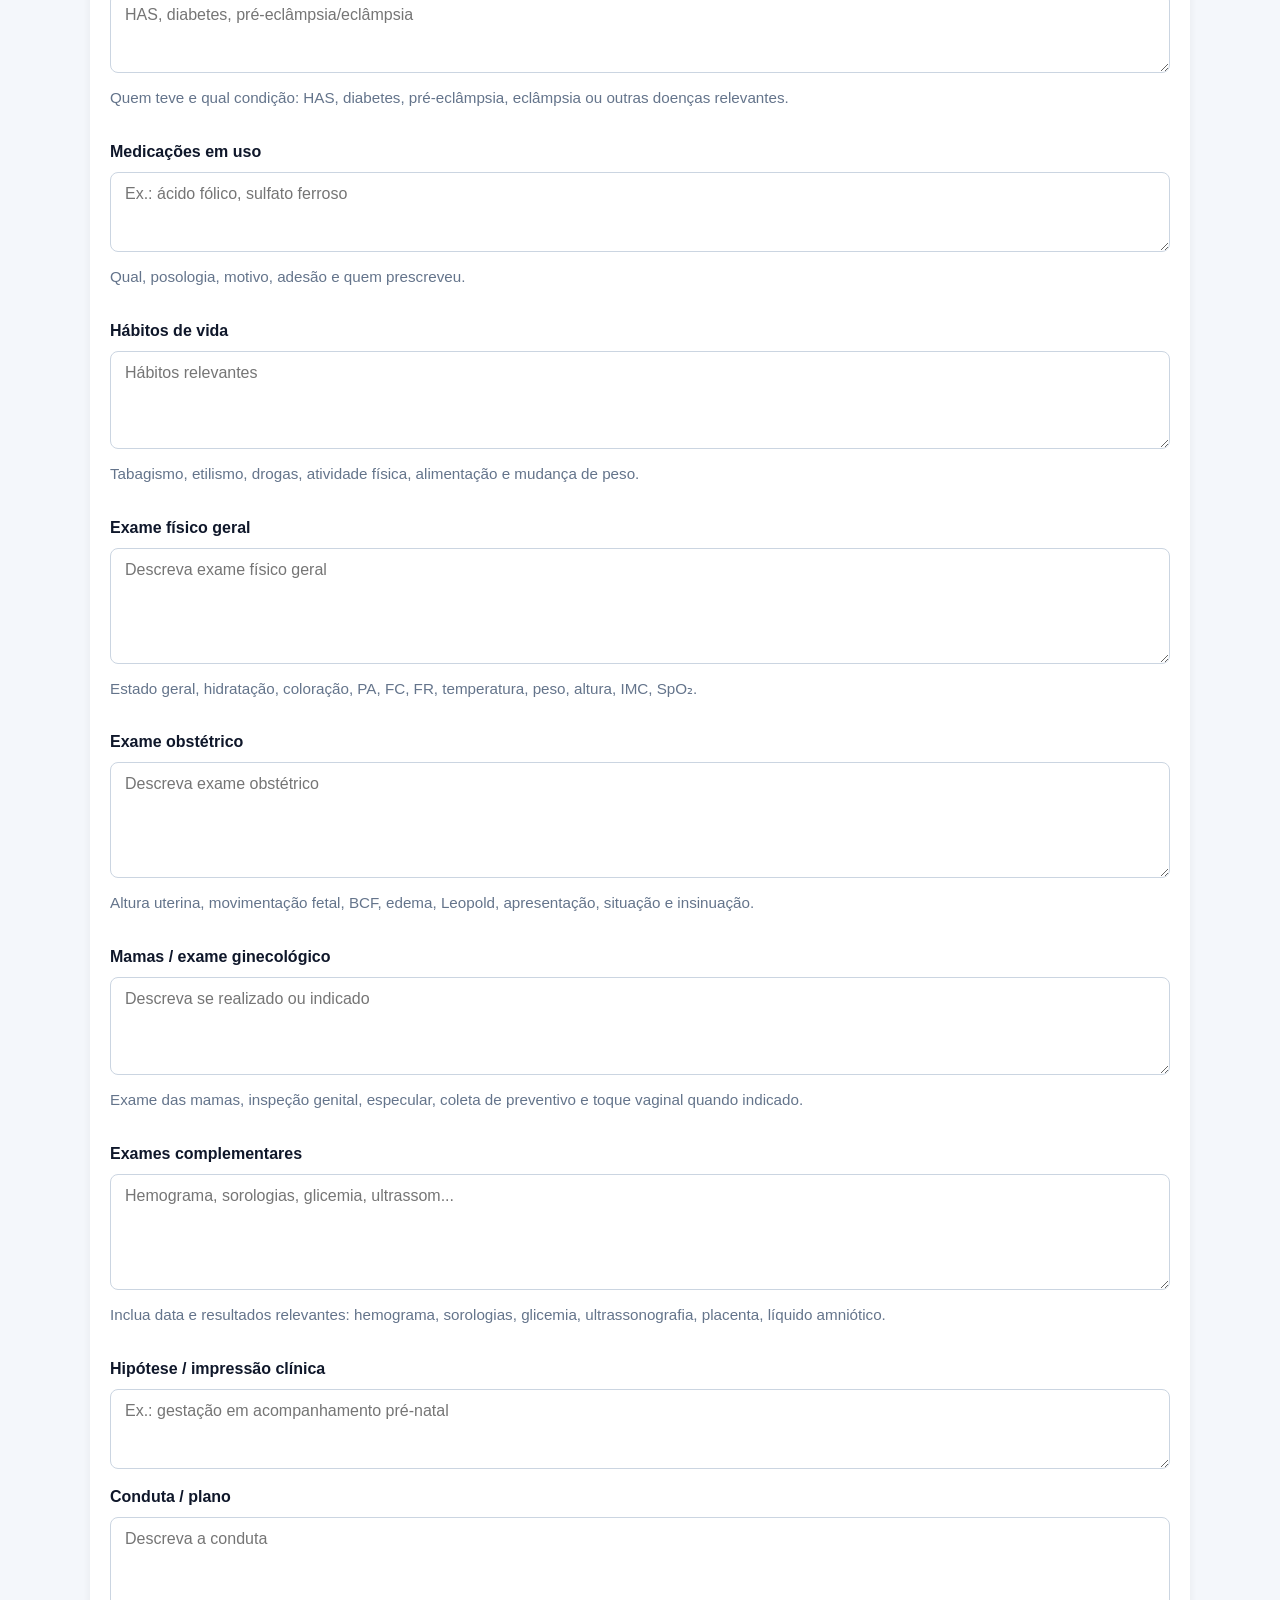
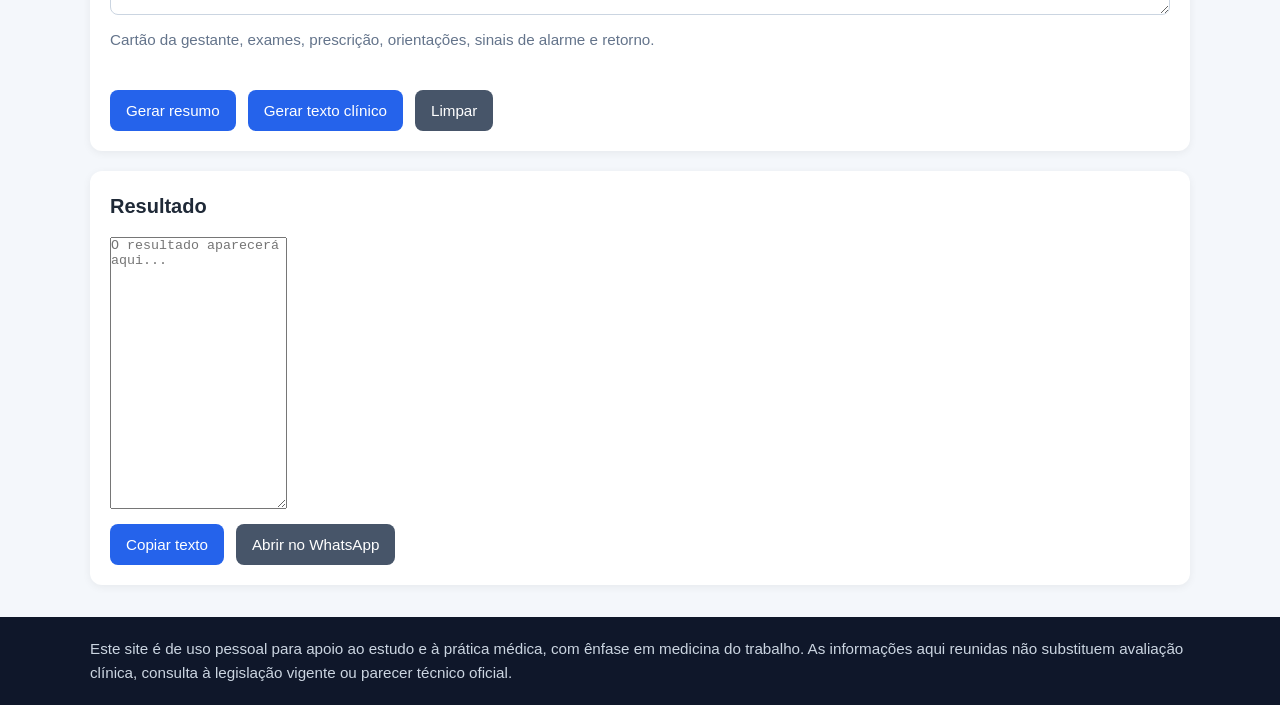
<file: pages/ferramentas/anamnese-gestante.html>
<!DOCTYPE html>
<html lang="pt-BR">
<head>
  <meta charset="UTF-8" />
  <meta name="viewport" content="width=device-width, initial-scale=1.0" />

  <title>Anamnese de Gestante | Hub Medicina</title>
  <link rel="stylesheet" href="/css/style.css" />
</head>
<body>

<header class="topo">
  <div class="container">
    <h1>Anamnese de Gestante</h1>
    <p>Assistente estruturado para pré-natal e avaliação gestacional</p>

    <div id="menu-container"></div>
  </div>
</header>

<main class="container">

  <section class="bloco">
    <h2>Dados da gestante</h2>

    <form id="formAnamneseGestante" class="formulario">

      <div class="grid-2">
        <div class="campo">
          <label for="gestNome">Nome / identificação</label>
          <input type="text" id="gestNome" placeholder="Ex.: Maria da Silva" />
        </div>

        <div class="campo">
          <label for="gestAcompanhante">Acompanhante / responsável</label>
          <input type="text" id="gestAcompanhante" placeholder="Ex.: companheiro, mãe, sozinha" />
        </div>
      </div>

      <div class="grid-2">
        <div class="campo">
          <label for="gestIdade">Idade</label>
          <input type="text" id="gestIdade" placeholder="Ex.: 28 anos" />
        </div>

        <div class="campo">
          <label for="gestProfissao">Profissão</label>
          <input type="text" id="gestProfissao" placeholder="Ex.: professora, vendedora" />
        </div>
      </div>

      <div class="campo">
        <label for="gestPlanejada">Gestação planejada / desejada?</label>
        <input type="text" id="gestPlanejada" placeholder="Ex.: planejada, desejada, não planejada" />
      </div>

      <div class="campo">
        <label for="gestHistoriaAtual">História da gestação atual</label>
        <textarea id="gestHistoriaAtual" rows="4" placeholder="Descreva a gestação atual"></textarea>
        <p class="texto-apoio">Como descobriu, teste de farmácia/laboratorial, queixas atuais, náuseas, vômitos, dor, sangramento.</p>
      </div>

      <div class="grid-2">
        <div class="campo">
          <label for="gestDum">DUM</label>
          <input type="text" id="gestDum" placeholder="Data da última menstruação" />
        </div>

        <div class="campo">
          <label for="gestDpp">DPP</label>
          <input type="text" id="gestDpp" placeholder="Data provável do parto" />
        </div>
      </div>

      <div class="grid-2">
        <div class="campo">
          <label for="gestIg">Idade gestacional</label>
          <input type="text" id="gestIg" placeholder="Ex.: 12 semanas e 3 dias" />
        </div>

        <div class="campo">
          <label for="gestTipoSanguineo">Tipo sanguíneo</label>
          <input type="text" id="gestTipoSanguineo" placeholder="Ex.: O+, A-" />
        </div>
      </div>

      <div class="campo">
        <label for="gestInterrogatorio">Interrogatório sintomatológico</label>
        <textarea id="gestInterrogatorio" rows="4" placeholder="Sintomas relevantes"></textarea>
        <p class="texto-apoio">Sintomas gerais e gestacionais: dor, sangramento, corrimento, febre, disúria, cefaleia, escotomas, edema, vômitos.</p>
      </div>

      <div class="campo">
        <label for="gestAntecedentesPessoais">Antecedentes pessoais</label>
        <textarea id="gestAntecedentesPessoais" rows="5" placeholder="Doenças e antecedentes relevantes"></textarea>
        <p class="texto-apoio">HAS, diabetes, cardiopatia, pneumopatia, tireoide, ITU recorrente, transfusão, alergias, cartão vacinal.</p>
      </div>

      <div class="campo">
        <label for="gestHistoriaObstetrica">História obstétrica</label>
        <textarea id="gestHistoriaObstetrica" rows="5" placeholder="GPA, partos, abortos e intercorrências"></textarea>
        <p class="texto-apoio">Gestações, partos, abortos, cesáreas, prematuridade, baixo peso, pré-natal anterior e intercorrências.</p>
      </div>

      <div class="campo">
        <label for="gestAntecedentesFamiliares">Antecedentes familiares</label>
        <textarea id="gestAntecedentesFamiliares" rows="3" placeholder="HAS, diabetes, pré-eclâmpsia/eclâmpsia"></textarea>
        <p class="texto-apoio">Quem teve e qual condição: HAS, diabetes, pré-eclâmpsia, eclâmpsia ou outras doenças relevantes.</p>
      </div>

      <div class="campo">
        <label for="gestMedicacoes">Medicações em uso</label>
        <textarea id="gestMedicacoes" rows="3" placeholder="Ex.: ácido fólico, sulfato ferroso"></textarea>
        <p class="texto-apoio">Qual, posologia, motivo, adesão e quem prescreveu.</p>
      </div>

      <div class="campo">
        <label for="gestHabitos">Hábitos de vida</label>
        <textarea id="gestHabitos" rows="4" placeholder="Hábitos relevantes"></textarea>
        <p class="texto-apoio">Tabagismo, etilismo, drogas, atividade física, alimentação e mudança de peso.</p>
      </div>

      <div class="campo">
        <label for="gestExameFisico">Exame físico geral</label>
        <textarea id="gestExameFisico" rows="5" placeholder="Descreva exame físico geral"></textarea>
        <p class="texto-apoio">Estado geral, hidratação, coloração, PA, FC, FR, temperatura, peso, altura, IMC, SpO₂.</p>
      </div>

      <div class="campo">
        <label for="gestExameObstetrico">Exame obstétrico</label>
        <textarea id="gestExameObstetrico" rows="5" placeholder="Descreva exame obstétrico"></textarea>
        <p class="texto-apoio">Altura uterina, movimentação fetal, BCF, edema, Leopold, apresentação, situação e insinuação.</p>
      </div>

      <div class="campo">
        <label for="gestMamasGineco">Mamas / exame ginecológico</label>
        <textarea id="gestMamasGineco" rows="4" placeholder="Descreva se realizado ou indicado"></textarea>
        <p class="texto-apoio">Exame das mamas, inspeção genital, especular, coleta de preventivo e toque vaginal quando indicado.</p>
      </div>

      <div class="campo">
        <label for="gestExames">Exames complementares</label>
        <textarea id="gestExames" rows="5" placeholder="Hemograma, sorologias, glicemia, ultrassom..."></textarea>
        <p class="texto-apoio">Inclua data e resultados relevantes: hemograma, sorologias, glicemia, ultrassonografia, placenta, líquido amniótico.</p>
      </div>

      <div class="campo">
        <label for="gestHipotese">Hipótese / impressão clínica</label>
        <textarea id="gestHipotese" rows="3" placeholder="Ex.: gestação em acompanhamento pré-natal"></textarea>
      </div>

      <div class="campo">
        <label for="gestConduta">Conduta / plano</label>
        <textarea id="gestConduta" rows="4" placeholder="Descreva a conduta"></textarea>
        <p class="texto-apoio">Cartão da gestante, exames, prescrição, orientações, sinais de alarme e retorno.</p>
      </div>

      <div class="acoes-formulario">
        <button type="button" id="btnGerarResumoGestante">Gerar resumo</button>
        <button type="button" id="btnGerarTextoGestante">Gerar texto clínico</button>
        <button type="button" id="btnLimparGestante" class="btn-secundario">Limpar</button>
      </div>

    </form>
  </section>

  <section class="bloco">
    <h2>Resultado</h2>
    <textarea id="resultadoGestante" rows="18" placeholder="O resultado aparecerá aqui..."></textarea>

    <div class="acoes-formulario">
      <button type="button" id="btnCopiarGestante">Copiar texto</button>
      <button type="button" id="btnWhatsappGestante" class="btn-secundario">Abrir no WhatsApp</button>
    </div>
  </section>

</main>

<div id="footer-container"></div>

<script src="/js/script.js"></script>
<script src="/js/head.js"></script>
<script src="/js/anamnese-gestante.js"></script>
<script>
  carregarHead("Anamnese de Gestante");
  carregarMenu("ferramentas");
  carregarFooter();
</script>

</body>
</html>
</file>
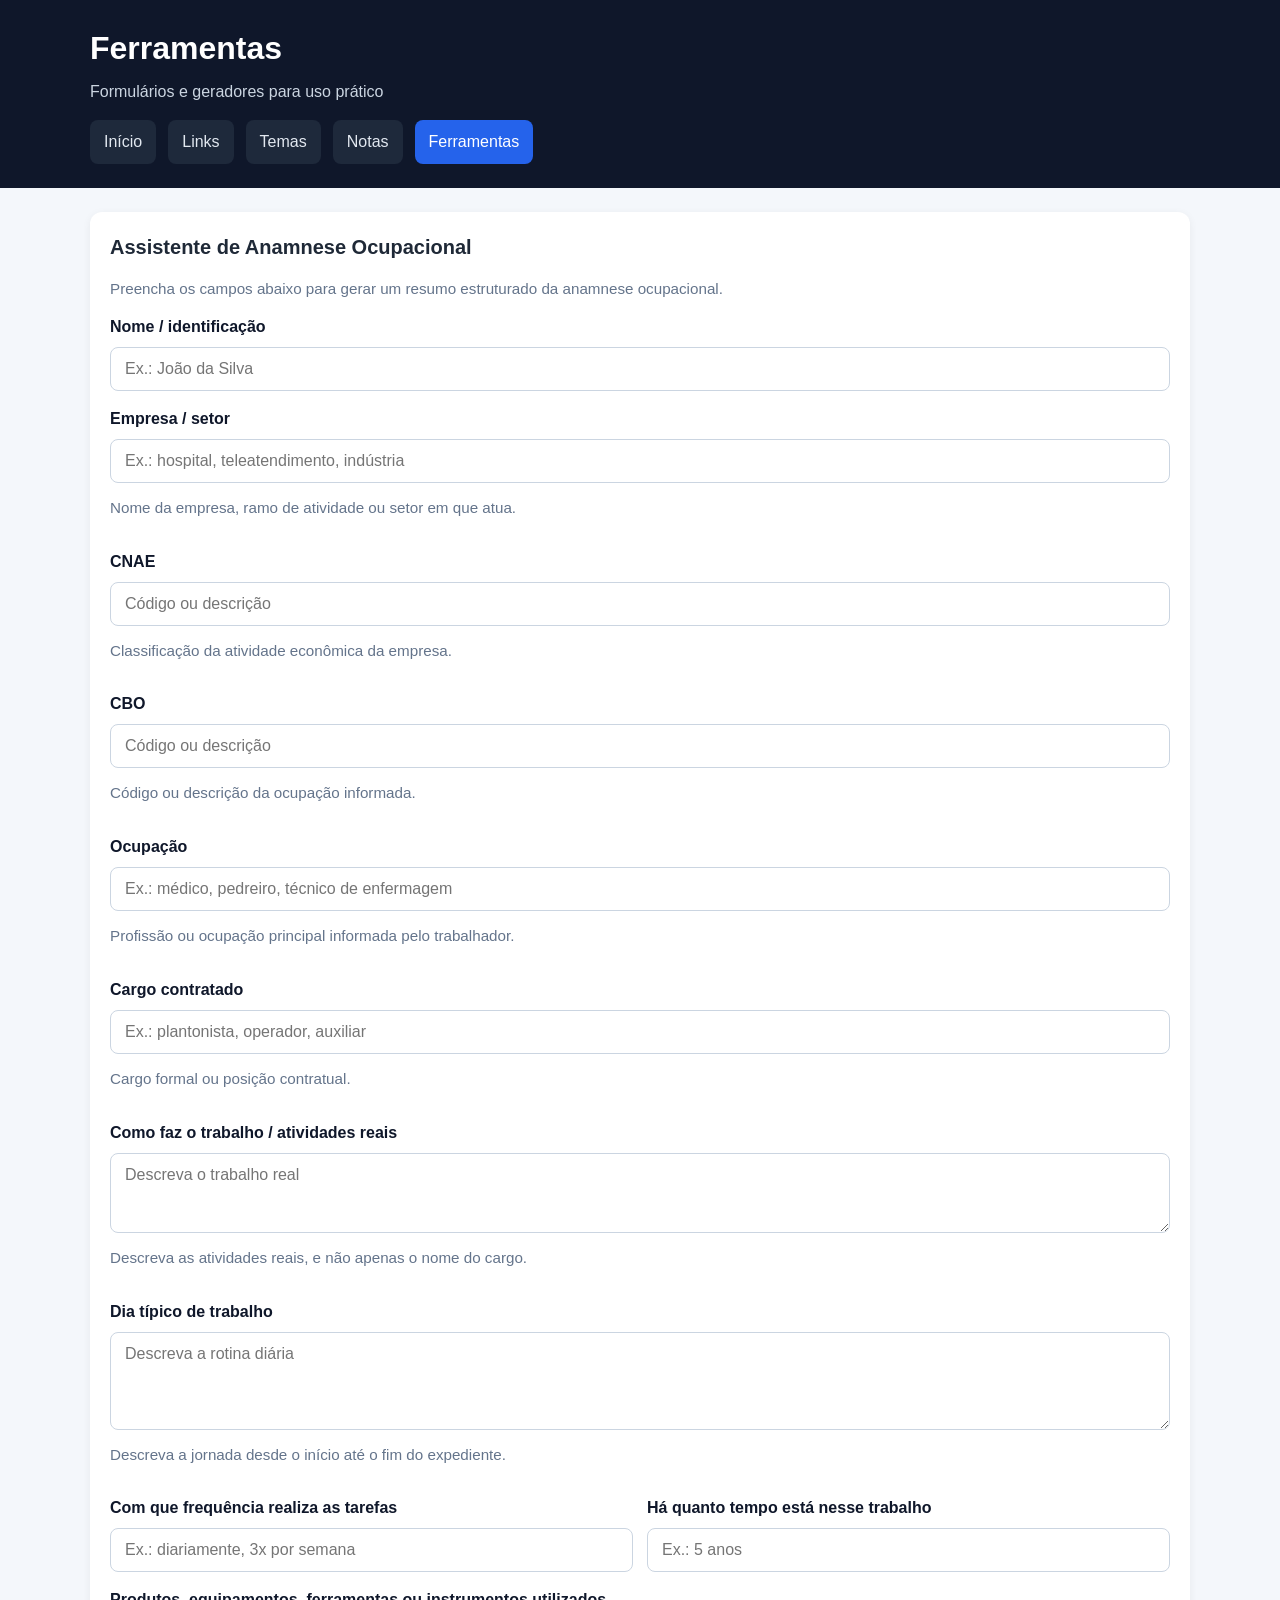
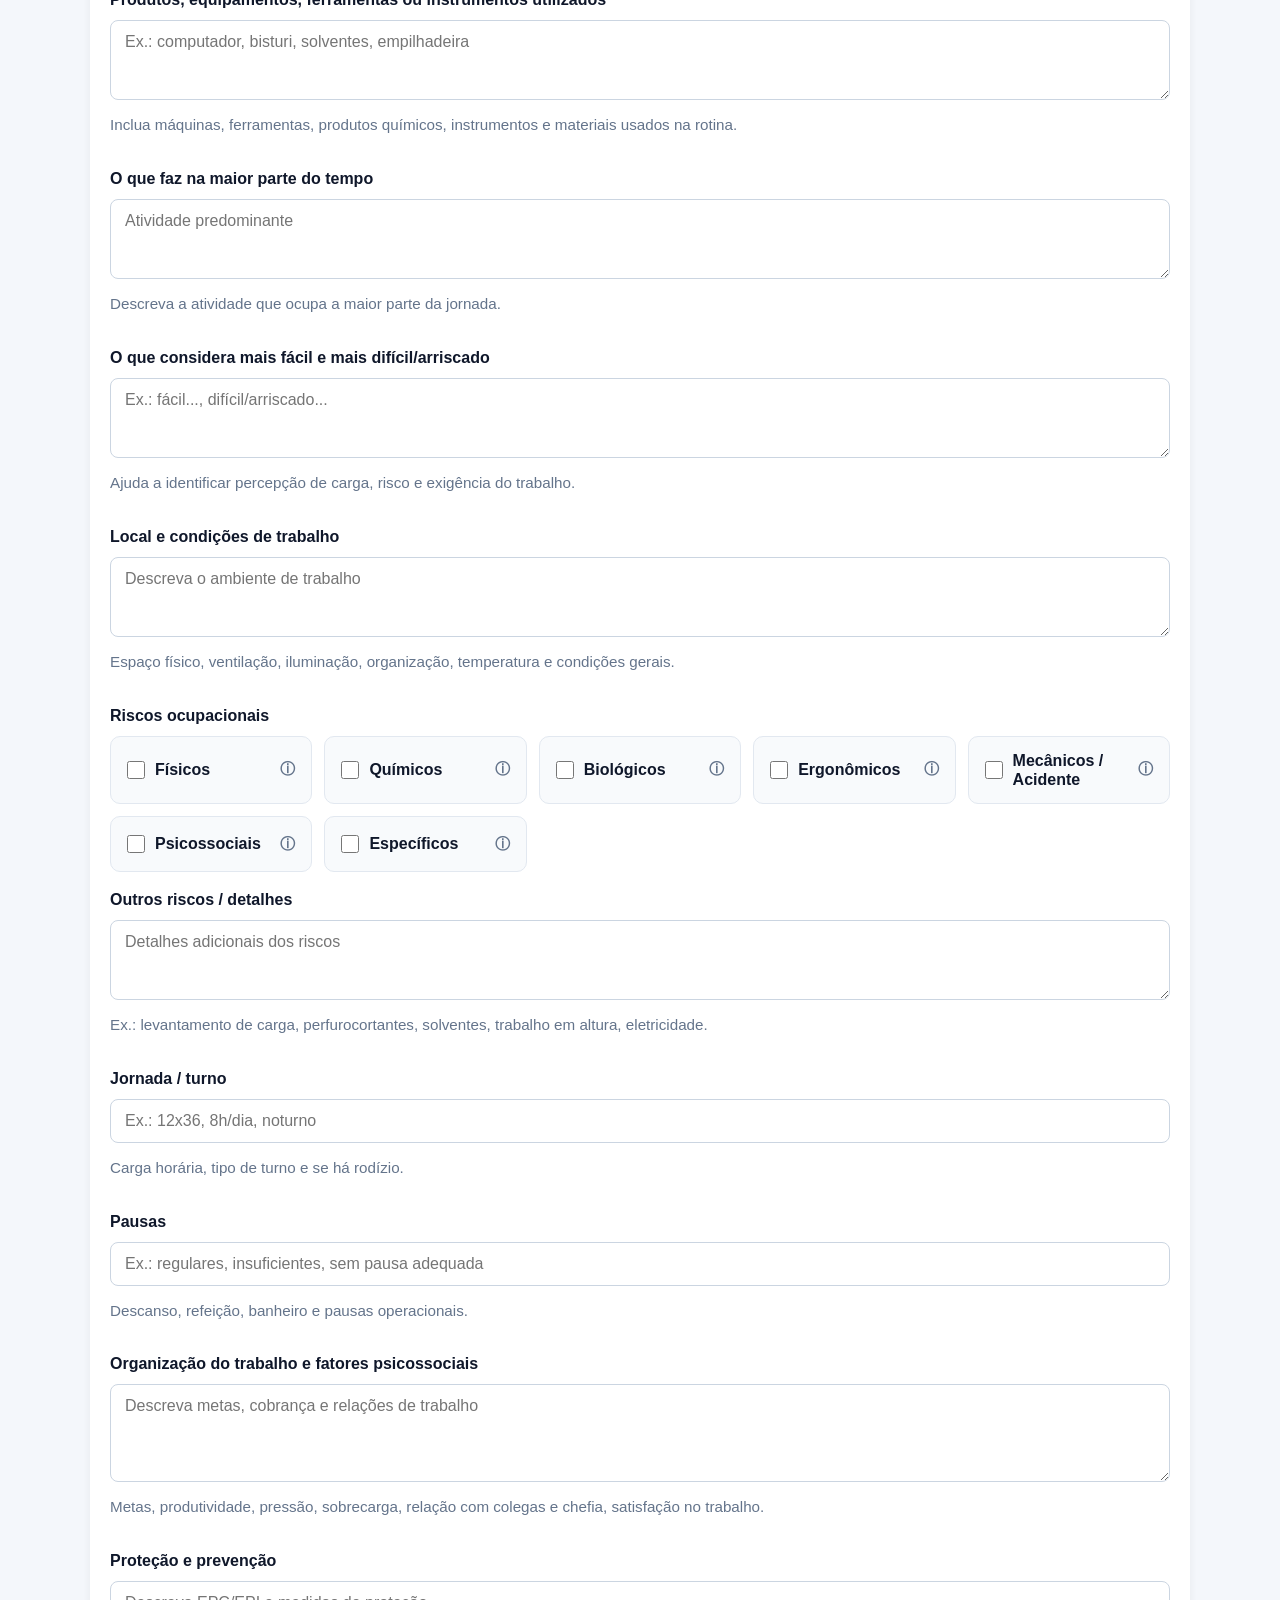
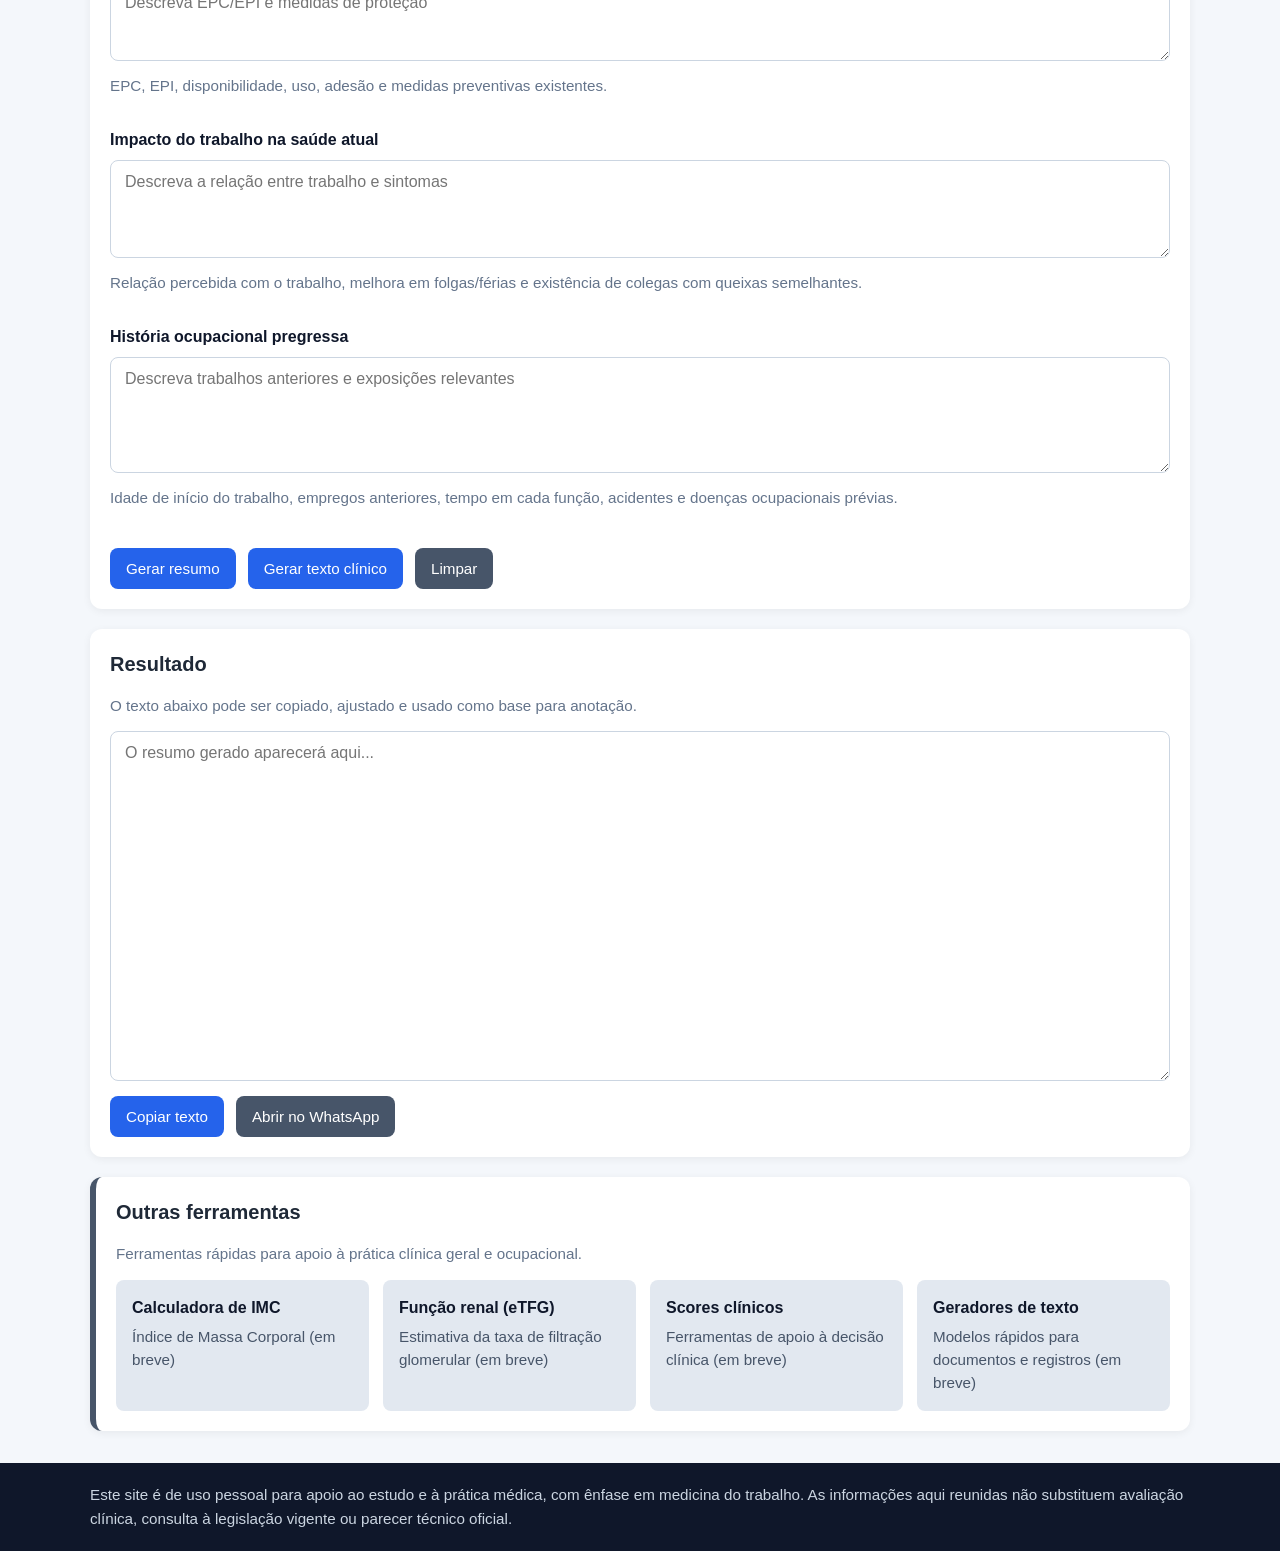
<file: pages/ferramentas/anamnese-ocupacional.html>
<!DOCTYPE html>
<html lang="pt-BR">
<head>
  <meta charset="UTF-8" />
  <meta name="viewport" content="width=device-width, initial-scale=1.0"/>
  <title>Ferramentas | HUB Medicina</title>
<link rel="stylesheet" href="/css/style.css" />
</head>
<body>
  <header class="topo">
    <div class="container">
      <h1>Ferramentas</h1>
      <p>Formulários e geradores para uso prático</p>

<div id="menu-container"></div>
    </div>
  </header>

  <main class="container">
    <section class="bloco">
      <h2>Assistente de Anamnese Ocupacional</h2>
      <p class="texto-apoio">
        Preencha os campos abaixo para gerar um resumo estruturado da anamnese ocupacional.
      </p>

      <form id="formAnamnese" class="formulario">
        <div class="campo">
          <label for="nomePaciente">Nome / identificação</label>
          <input type="text" id="nomePaciente" placeholder="Ex.: João da Silva" />
        </div>
        
<div class="campo">
  <label for="empresaSetor">Empresa / setor</label>
  <input type="text" id="empresaSetor" placeholder="Ex.: hospital, teleatendimento, indústria" />
  <p class="texto-apoio">Nome da empresa, ramo de atividade ou setor em que atua.</p>
</div>

<div class="campo">
  <label for="cnae">CNAE</label>
  <input type="text" id="cnae" placeholder="Código ou descrição" />
  <p class="texto-apoio">Classificação da atividade econômica da empresa.</p>
</div>

<div class="campo">
  <label for="cbo">CBO</label>
  <input type="text" id="cbo" placeholder="Código ou descrição" />
  <p class="texto-apoio">Código ou descrição da ocupação informada.</p>
</div>

<div class="campo">
  <label for="ocupacao">Ocupação</label>
  <input type="text" id="ocupacao" placeholder="Ex.: médico, pedreiro, técnico de enfermagem" />
  <p class="texto-apoio">Profissão ou ocupação principal informada pelo trabalhador.</p>
</div>

<div class="campo">
  <label for="cargo">Cargo contratado</label>
  <input type="text" id="cargo" placeholder="Ex.: plantonista, operador, auxiliar" />
  <p class="texto-apoio">Cargo formal ou posição contratual.</p>
</div>

<div class="campo">
  <label for="comoFaz">Como faz o trabalho / atividades reais</label>
  <textarea id="comoFaz" rows="3" placeholder="Descreva o trabalho real"></textarea>
  <p class="texto-apoio">Descreva as atividades reais, e não apenas o nome do cargo.</p>
</div>

<div class="campo">
  <label for="diaTipico">Dia típico de trabalho</label>
  <textarea id="diaTipico" rows="4" placeholder="Descreva a rotina diária"></textarea>
  <p class="texto-apoio">Descreva a jornada desde o início até o fim do expediente.</p>
</div>

        <div class="grid-2">
          <div class="campo">
            <label for="frequencia">Com que frequência realiza as tarefas</label>
            <input type="text" id="frequencia" placeholder="Ex.: diariamente, 3x por semana" />
          </div>

          <div class="campo">
            <label for="tempoTrabalho">Há quanto tempo está nesse trabalho</label>
            <input type="text" id="tempoTrabalho" placeholder="Ex.: 5 anos" />
          </div>
        </div>

<div class="campo">
  <label for="equipamentos">Produtos, equipamentos, ferramentas ou instrumentos utilizados</label>
  <textarea id="equipamentos" rows="3" placeholder="Ex.: computador, bisturi, solventes, empilhadeira"></textarea>
  <p class="texto-apoio">Inclua máquinas, ferramentas, produtos químicos, instrumentos e materiais usados na rotina.</p>
</div>

<div class="campo">
  <label for="maiorParteTempo">O que faz na maior parte do tempo</label>
  <textarea id="maiorParteTempo" rows="3" placeholder="Atividade predominante"></textarea>
  <p class="texto-apoio">Descreva a atividade que ocupa a maior parte da jornada.</p>
</div>

<div class="campo">
  <label for="facilDificil">O que considera mais fácil e mais difícil/arriscado</label>
  <textarea id="facilDificil" rows="3" placeholder="Ex.: fácil..., difícil/arriscado..."></textarea>
  <p class="texto-apoio">Ajuda a identificar percepção de carga, risco e exigência do trabalho.</p>
</div>

<div class="campo">
  <label for="ambiente">Local e condições de trabalho</label>
  <textarea id="ambiente" rows="3" placeholder="Descreva o ambiente de trabalho"></textarea>
  <p class="texto-apoio">Espaço físico, ventilação, iluminação, organização, temperatura e condições gerais.</p>
</div>

<div class="campo">
  <label>Riscos ocupacionais</label>

  <div class="riscos-grid">
    <label class="risco-item">
      <input type="checkbox" value="físicos" class="risco-checkbox" />
      <span class="risco-texto">Físicos</span>
      <span class="ajuda-risco" title="Ruído, calor, vibração, radiação, frio">ⓘ</span>
    </label>

    <label class="risco-item">
      <input type="checkbox" value="químicos" class="risco-checkbox" />
      <span class="risco-texto">Químicos</span>
      <span class="ajuda-risco" title="Poeiras, fumos, vapores, gases, solventes">ⓘ</span>
    </label>

    <label class="risco-item">
      <input type="checkbox" value="biológicos" class="risco-checkbox" />
      <span class="risco-texto">Biológicos</span>
      <span class="ajuda-risco" title="Vírus, bactérias, fungos, material biológico">ⓘ</span>
    </label>

    <label class="risco-item">
      <input type="checkbox" value="ergonômicos" class="risco-checkbox" />
      <span class="risco-texto">Ergonômicos</span>
      <span class="ajuda-risco" title="Postura, repetição, esforço físico, carga">ⓘ</span>
    </label>

    <label class="risco-item">
      <input type="checkbox" value="mecânicos/acidente" class="risco-checkbox" />
      <span class="risco-texto">Mecânicos / Acidente</span>
      <span class="ajuda-risco" title="Máquinas, cortes, quedas, impacto, choque">ⓘ</span>
    </label>

    <label class="risco-item">
      <input type="checkbox" value="psicossociais" class="risco-checkbox" />
      <span class="risco-texto">Psicossociais</span>
      <span class="ajuda-risco" title="Estresse, metas, sobrecarga, conflitos">ⓘ</span>
    </label>

    <label class="risco-item">
      <input type="checkbox" value="específicos" class="risco-checkbox" />
      <span class="risco-texto">Específicos</span>
      <span class="ajuda-risco" title="Altura, eletricidade, espaço confinado, hiperbárico">ⓘ</span>
    </label>
  </div>
</div>

<div class="campo">
  <label for="riscosDetalhe">Outros riscos / detalhes</label>
  <textarea id="riscosDetalhe" rows="3" placeholder="Detalhes adicionais dos riscos"></textarea>
  <p class="texto-apoio">Ex.: levantamento de carga, perfurocortantes, solventes, trabalho em altura, eletricidade.</p>
</div>

<div class="campo">
  <label for="jornada">Jornada / turno</label>
  <input type="text" id="jornada" placeholder="Ex.: 12x36, 8h/dia, noturno" />
  <p class="texto-apoio">Carga horária, tipo de turno e se há rodízio.</p>
</div>

<div class="campo">
  <label for="pausas">Pausas</label>
  <input type="text" id="pausas" placeholder="Ex.: regulares, insuficientes, sem pausa adequada" />
  <p class="texto-apoio">Descanso, refeição, banheiro e pausas operacionais.</p>
</div>

<div class="campo">
  <label for="organizacao">Organização do trabalho e fatores psicossociais</label>
  <textarea id="organizacao" rows="4" placeholder="Descreva metas, cobrança e relações de trabalho"></textarea>
  <p class="texto-apoio">Metas, produtividade, pressão, sobrecarga, relação com colegas e chefia, satisfação no trabalho.</p>
</div>

<div class="campo">
  <label for="protecao">Proteção e prevenção</label>
  <textarea id="protecao" rows="3" placeholder="Descreva EPC/EPI e medidas de proteção"></textarea>
  <p class="texto-apoio">EPC, EPI, disponibilidade, uso, adesão e medidas preventivas existentes.</p>
</div>

<div class="campo">
  <label for="impactoSaude">Impacto do trabalho na saúde atual</label>
  <textarea id="impactoSaude" rows="4" placeholder="Descreva a relação entre trabalho e sintomas"></textarea>
  <p class="texto-apoio">Relação percebida com o trabalho, melhora em folgas/férias e existência de colegas com queixas semelhantes.</p>
</div>

<div class="campo">
  <label for="historiaPregressa">História ocupacional pregressa</label>
  <textarea id="historiaPregressa" rows="5" placeholder="Descreva trabalhos anteriores e exposições relevantes"></textarea>
  <p class="texto-apoio">Idade de início do trabalho, empregos anteriores, tempo em cada função, acidentes e doenças ocupacionais prévias.</p>
</div>

<div class="acoes-formulario">
  <button type="button" id="btnGerarResumo">Gerar resumo</button>
  <button type="button" id="btnGerarTextoClinico">Gerar texto clínico</button>
  <button type="button" id="btnLimparAnamnese" class="btn-secundario">Limpar</button>
</div>
      </form>
    </section>

    <section class="bloco">
      <h2>Resultado</h2>
      <p class="texto-apoio">
        O texto abaixo pode ser copiado, ajustado e usado como base para anotação.
      </p>

      <textarea id="resultadoAnamnese" rows="18" placeholder="O resumo gerado aparecerá aqui..."></textarea>

      <div class="acoes-formulario">
        <button type="button" id="btnCopiarResultado">Copiar texto</button>
        <button type="button" id="btnWhatsappResultado" class="btn-secundario">Abrir no WhatsApp</button>
      </div>
    </section>
<section class="categoria categoria-pessoal">
  <h2>Outras ferramentas</h2>
  <p class="texto-apoio">
    Ferramentas rápidas para apoio à prática clínica geral e ocupacional.
  </p>

  <div class="grid-links">

    <div class="card-link">
      <strong>Calculadora de IMC</strong>
      <span>Índice de Massa Corporal (em breve)</span>
    </div>

    <div class="card-link">
      <strong>Função renal (eTFG)</strong>
      <span>Estimativa da taxa de filtração glomerular (em breve)</span>
    </div>

    <div class="card-link">
      <strong>Scores clínicos</strong>
      <span>Ferramentas de apoio à decisão clínica (em breve)</span>
    </div>

    <div class="card-link">
      <strong>Geradores de texto</strong>
      <span>Modelos rápidos para documentos e registros (em breve)</span>
    </div>

  </div>
</section>
  </main>
<div id="footer-container"></div>
<script src="/js/script.js"></script>
<script src="/js/head.js"></script>
<script src="/js/anamnese-gestante.js"></script>
<script>
carregarHead("Anamnese Ocupacional");
  carregarMenu("ferramentas");
  carregarFooter();
</script>
</body>
</html>
</file>
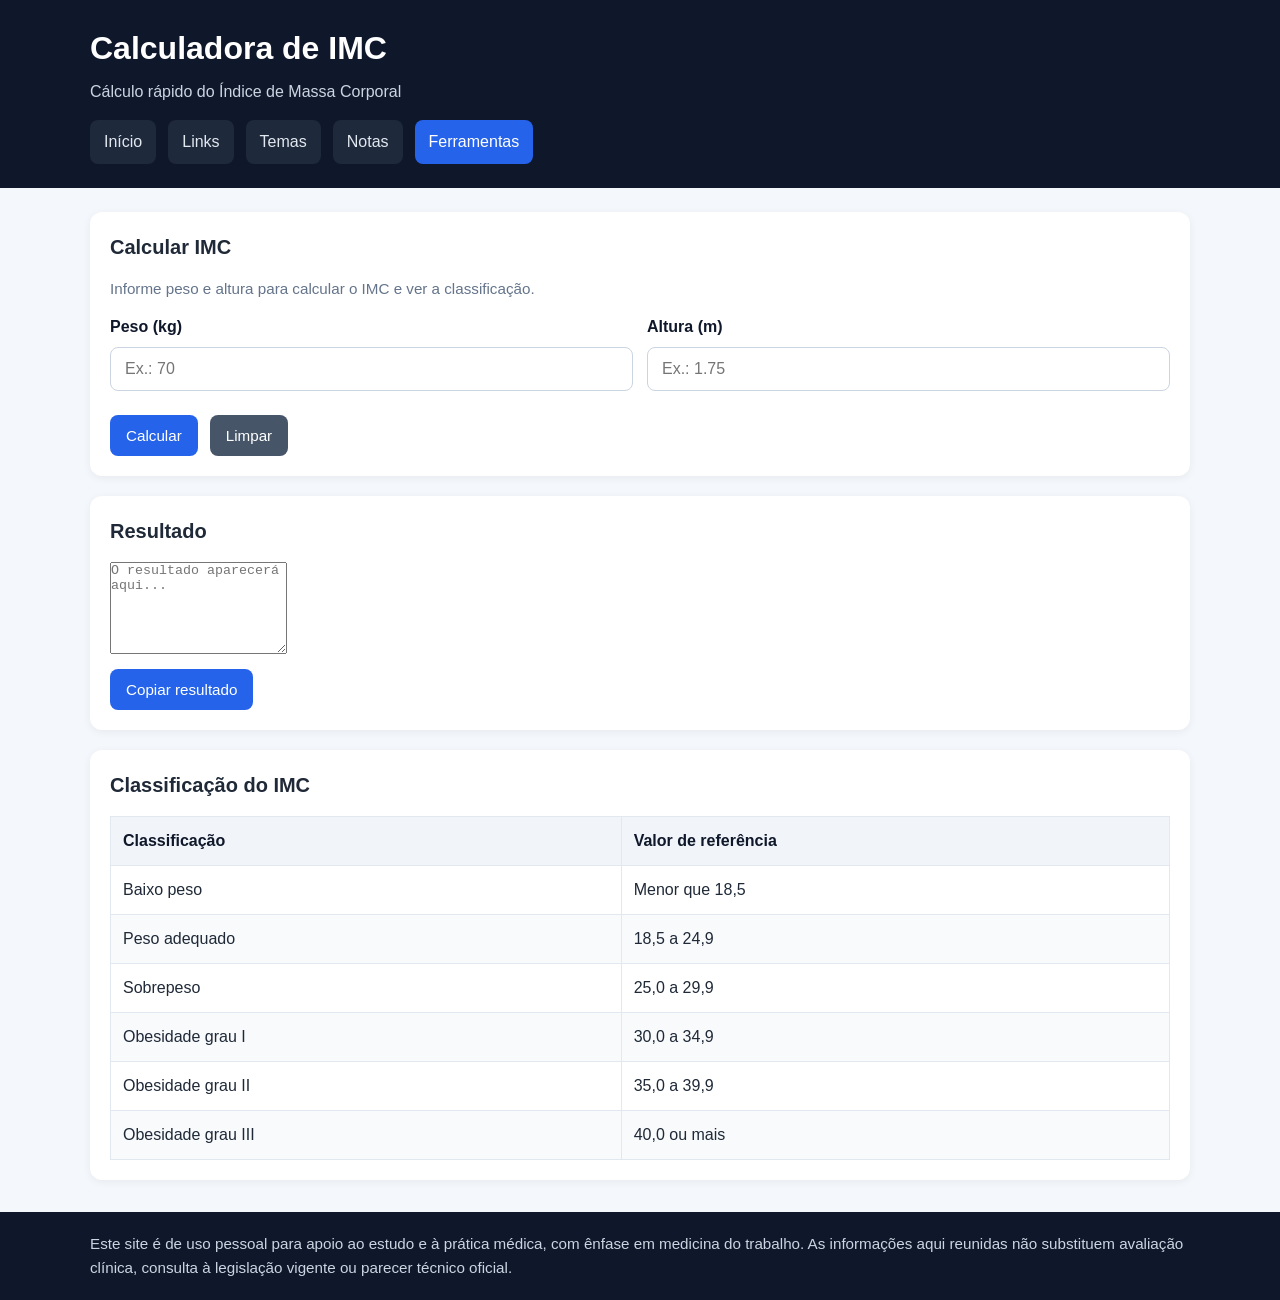
<file: pages/ferramentas/imc.html>
<!DOCTYPE html>
<html lang="pt-BR">
<head>
  <meta charset="UTF-8" />
  <meta name="viewport" content="width=device-width, initial-scale=1.0" />

  <title>Calculadora de IMC | Hub Medicina</title>
  <link rel="stylesheet" href="/css/style.css" />
</head>
<body>

<header class="topo">
  <div class="container">
    <h1>Calculadora de IMC</h1>
    <p>Cálculo rápido do Índice de Massa Corporal</p>

    <div id="menu-container"></div>
  </div>
</header>

<main class="container">

  <section class="bloco">
    <h2>Calcular IMC</h2>
    <p class="texto-apoio">
      Informe peso e altura para calcular o IMC e ver a classificação.
    </p>

    <form id="formImc" class="formulario">
      <div class="grid-2">
        <div class="campo">
          <label for="pesoImc">Peso (kg)</label>
          <input type="number" id="pesoImc" placeholder="Ex.: 70" step="0.1" />
        </div>

        <div class="campo">
          <label for="alturaImc">Altura (m)</label>
          <input type="number" id="alturaImc" placeholder="Ex.: 1.75" step="0.01" />
        </div>
      </div>

      <div class="acoes-formulario">
        <button type="button" id="btnCalcularImc">Calcular</button>
        <button type="button" id="btnLimparImc" class="btn-secundario">Limpar</button>
      </div>
    </form>
  </section>

  <section class="bloco">
    <h2>Resultado</h2>

    <textarea id="resultadoImc" rows="6" placeholder="O resultado aparecerá aqui..."></textarea>

    <div class="acoes-formulario">
      <button type="button" id="btnCopiarImc">Copiar resultado</button>
    </div>
  </section>

  <section class="bloco">
    <h2>Classificação do IMC</h2>

    <table class="tabela-simples">
      <thead>
        <tr>
          <th>Classificação</th>
          <th>Valor de referência</th>
        </tr>
      </thead>
      <tbody>
        <tr>
          <td>Baixo peso</td>
          <td>Menor que 18,5</td>
        </tr>
        <tr>
          <td>Peso adequado</td>
          <td>18,5 a 24,9</td>
        </tr>
        <tr>
          <td>Sobrepeso</td>
          <td>25,0 a 29,9</td>
        </tr>
        <tr>
          <td>Obesidade grau I</td>
          <td>30,0 a 34,9</td>
        </tr>
        <tr>
          <td>Obesidade grau II</td>
          <td>35,0 a 39,9</td>
        </tr>
        <tr>
          <td>Obesidade grau III</td>
          <td>40,0 ou mais</td>
        </tr>
      </tbody>
    </table>
  </section>

</main>

<div id="footer-container"></div>

<script src="/js/script.js"></script>
<script src="/js/head.js"></script>
<script>
  carregarHead("Calculadora de IMC");
  carregarMenu("ferramentas");
  carregarFooter();
</script>

</body>
</html>
</file>
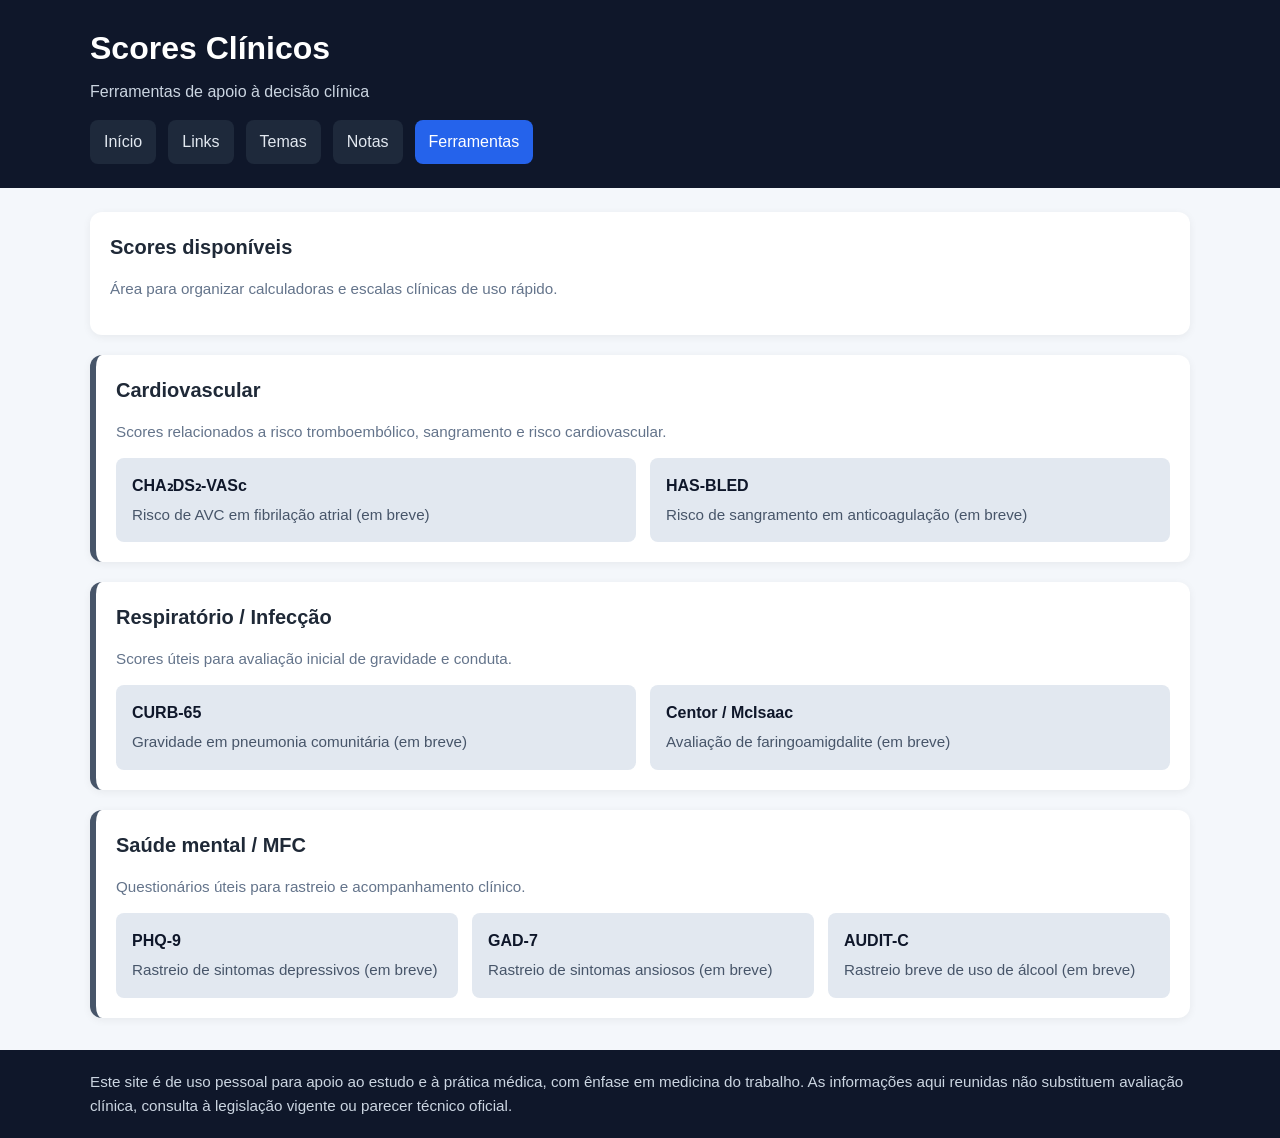
<file: pages/ferramentas/scores.html>
<!DOCTYPE html>
<html lang="pt-BR">
<head>
  <meta charset="UTF-8" />
  <meta name="viewport" content="width=device-width, initial-scale=1.0" />

  <title>Scores Clínicos | Hub Medicina</title>
  <link rel="stylesheet" href="/css/style.css" />
</head>
<body>

<header class="topo">
  <div class="container">
    <h1>Scores Clínicos</h1>
    <p>Ferramentas de apoio à decisão clínica</p>

    <div id="menu-container"></div>
  </div>
</header>

<main class="container">

  <section class="bloco">
    <h2>Scores disponíveis</h2>
    <p class="texto-apoio">
      Área para organizar calculadoras e escalas clínicas de uso rápido.
    </p>
  </section>

  <section class="categoria categoria-pessoal">
    <h2>Cardiovascular</h2>
    <p class="texto-apoio">
      Scores relacionados a risco tromboembólico, sangramento e risco cardiovascular.
    </p>

    <div class="grid-links">

      <a class="card-link" href="#">
        <strong>CHA₂DS₂-VASc</strong>
        <span>Risco de AVC em fibrilação atrial (em breve)</span>
      </a>

      <a class="card-link" href="#">
        <strong>HAS-BLED</strong>
        <span>Risco de sangramento em anticoagulação (em breve)</span>
      </a>

    </div>
  </section>

  <section class="categoria categoria-pessoal">
    <h2>Respiratório / Infecção</h2>
    <p class="texto-apoio">
      Scores úteis para avaliação inicial de gravidade e conduta.
    </p>

    <div class="grid-links">

      <a class="card-link" href="#">
        <strong>CURB-65</strong>
        <span>Gravidade em pneumonia comunitária (em breve)</span>
      </a>

      <a class="card-link" href="#">
        <strong>Centor / McIsaac</strong>
        <span>Avaliação de faringoamigdalite (em breve)</span>
      </a>

    </div>
  </section>

  <section class="categoria categoria-pessoal">
    <h2>Saúde mental / MFC</h2>
    <p class="texto-apoio">
      Questionários úteis para rastreio e acompanhamento clínico.
    </p>

    <div class="grid-links">

      <a class="card-link" href="#">
        <strong>PHQ-9</strong>
        <span>Rastreio de sintomas depressivos (em breve)</span>
      </a>

      <a class="card-link" href="#">
        <strong>GAD-7</strong>
        <span>Rastreio de sintomas ansiosos (em breve)</span>
      </a>

      <a class="card-link" href="#">
        <strong>AUDIT-C</strong>
        <span>Rastreio breve de uso de álcool (em breve)</span>
      </a>

    </div>
  </section>

</main>

<div id="footer-container"></div>

<script src="/js/script.js"></script>
<script src="/js/head.js"></script>
<script>
  carregarHead("Scores Clínicos");
  carregarMenu("ferramentas");
  carregarFooter();
</script>

</body>
</html>
</file>
<file: css/style.css>
/* Reset básico */
* {
  margin: 0;
  padding: 0;
  box-sizing: border-box;
}

/* Base */
body {
  font-family: Arial, sans-serif;
  background-color: #f4f7fb;
  color: #1f2937;
  line-height: 1.5;
}

.container {
  width: 90%;
  max-width: 1100px;
  margin: 0 auto;
}

/* Topo */
.topo {
  background: #0f172a;
  color: #fff;
  padding: 24px 0;
  margin-bottom: 24px;
}

.topo h1 {
  font-size: 2rem;
  margin-bottom: 8px;
}

.topo p {
  color: #cbd5e1;
  margin-bottom: 16px;
}

/* Menu */
.menu {
  display: flex;
  gap: 12px;
  flex-wrap: wrap;
}

.menu a {
  text-decoration: none;
  color: #e2e8f0;
  background: #1e293b;
  padding: 10px 14px;
  border-radius: 8px;
  transition: 0.2s;
}

.menu a:hover,
.menu a.ativo {
  background: #2563eb;
  color: #fff;
}

/* Blocos */
.bloco,
.categoria {
  background: #fff;
  padding: 20px;
  border-radius: 12px;
  margin-bottom: 20px;
  box-shadow: 0 2px 8px rgba(0, 0, 0, 0.06);
}

.bloco h2,
.categoria h2 {
  margin-bottom: 16px;
  font-size: 1.25rem;
}

/* Busca */
#buscaLinks {
  width: 100%;
  padding: 12px 14px;
  border: 1px solid #cbd5e1;
  border-radius: 8px;
  font-size: 1rem;
  outline: none;
}

#buscaLinks:focus {
  border-color: #2563eb;
}

/* Texto de apoio */
.texto-apoio {
  margin-top: 6px;
  margin-bottom: 14px;
  color: #64748b;
  font-size: 0.95rem;
}

/* Grid */
.grid-links {
  display: grid;
  grid-template-columns: repeat(auto-fit, minmax(230px, 1fr));
  gap: 14px;
}

/* Categorias com destaque lateral */
.categoria {
  border-left: 6px solid #cbd5e1;
}

.categoria-oficial {
  border-left-color: #2563eb; /* azul */
}

.categoria-estudo {
  border-left-color: #7c3aed; /* roxo */
}

.categoria-pessoal {
  border-left-color: #475569; /* cinza */
}

/* Cards */
.card-link {
  display: flex;
  flex-direction: column;
  gap: 6px;
  text-decoration: none;
  background: #e2e8f0;
  border: 1px solid transparent;
  padding: 15px;
  border-radius: 8px;
  transition: 0.2s ease;
  color: #111827;
}

.card-link:hover {
  transform: translateY(-2px);
  border-color: #94a3b8;
  background: #f8fafc;
}

.card-link strong {
  font-size: 1rem;
  color: #0f172a;
}

.card-link span {
  font-size: 0.95rem;
  color: #475569;
}

/* Classe usada pelo JS */
.oculto {
  display: none;
}

/* Responsivo */
@media (max-width: 600px) {
  .topo h1 {
    font-size: 1.6rem;
  }

  .menu {
    flex-direction: column;
  }
}

/* Formulários */
.formulario {
  display: flex;
  flex-direction: column;
  gap: 16px;
}

.campo {
  display: flex;
  flex-direction: column;
  gap: 8px;
}

.campo label {
  font-weight: bold;
  color: #0f172a;
}

.campo input:not([type="checkbox"]),
.campo textarea,
#resultadoAnamnese,
#resultadoAnamneseGeral {
  width: 100%;
  padding: 12px 14px;
  border: 1px solid #cbd5e1;
  border-radius: 8px;
  font-size: 1rem;
  font-family: Arial, sans-serif;
  outline: none;
  background: #fff;
}

.campo input:not([type="checkbox"]):focus,
.campo textarea:focus,
#resultadoAnamnese:focus {
  border-color: #2563eb;
}

.grid-2 {
  display: grid;
  grid-template-columns: 1fr 1fr;
  gap: 14px;
}

.acoes-formulario {
  display: flex;
  gap: 12px;
  flex-wrap: wrap;
  margin-top: 8px;
}

.acoes-formulario button {
  border: none;
  background: #2563eb;
  color: #fff;
  padding: 12px 16px;
  border-radius: 8px;
  cursor: pointer;
  transition: 0.2s;
  font-size: 0.95rem;
}

.acoes-formulario button:hover {
  background: #1d4ed8;
}

.acoes-formulario .btn-secundario {
  background: #475569;
}

.acoes-formulario .btn-secundario:hover {
  background: #334155;
}

#resultadoAnamnese {
  min-height: 320px;
  resize: vertical;
}

@media (max-width: 700px) {
  .grid-2 {
    grid-template-columns: 1fr;
  }
}

.riscos-grid {
  display: grid;
  grid-template-columns: repeat(auto-fit, minmax(200px, 1fr));
  gap: 12px;
}

.risco-item {
  display: flex;
  align-items: center;
  gap: 10px;
  background: #f8fafc;
  border: 1px solid #e2e8f0;
  border-radius: 10px;
  padding: 14px 16px;
  cursor: pointer;
  font-weight: normal;
  color: #0f172a;
  min-height: 56px;
  width: 100%;
  overflow: hidden;
}

.risco-item:hover {
  background: #eff6ff;
  border-color: #93c5fd;
}

.risco-checkbox {
  margin: 0;
  width: 18px;
  height: 18px;
  flex-shrink: 0;
}

.risco-texto {
  flex: 1;
  font-size: 1rem;
  line-height: 1.2;
   white-space: normal;

}

.ajuda-risco {
  color: #64748b;
  cursor: help;
  font-size: 0.95rem;
  flex-shrink: 0;
}

@media (max-width: 700px) {
  .riscos-grid {
    grid-template-columns: 1fr;
  }
}
.rodape {
  margin-top: 32px;
  padding: 20px 0;
  background: #0f172a;
  color: #cbd5e1;
}

.rodape p {
  font-size: 0.95rem;
  line-height: 1.6;
}

/* css botao menu celular*/

.btn-menu {
  display: none;
  background: #2563eb;
  color: white;
  border: none;
  padding: 10px 14px;
  border-radius: 8px;
  cursor: pointer;
  font-size: 1rem;
  margin-bottom: 10px;
}

@media (max-width: 700px) {
  .btn-menu {
    display: inline-block;
  }

  .menu {
    display: none;
    flex-direction: column;
  }

  .menu.menu-aberto {
    display: flex;
  }
}

/* =========================

   TABELA SIMPLES (IMC etc)

   ========================= */
.tabela-simples {
  width: 100%;
  border-collapse: collapse;
  margin-top: 12px;
  background: white;
}

.tabela-simples th,
.tabela-simples td {
  border: 1px solid #e2e8f0;
  padding: 12px;
  text-align: left;
}

.tabela-simples th {
  background: #f1f5f9;
  color: #0f172a;
}

.tabela-simples tr:nth-child(even) {
  background: #f8fafc;
}
</file>
